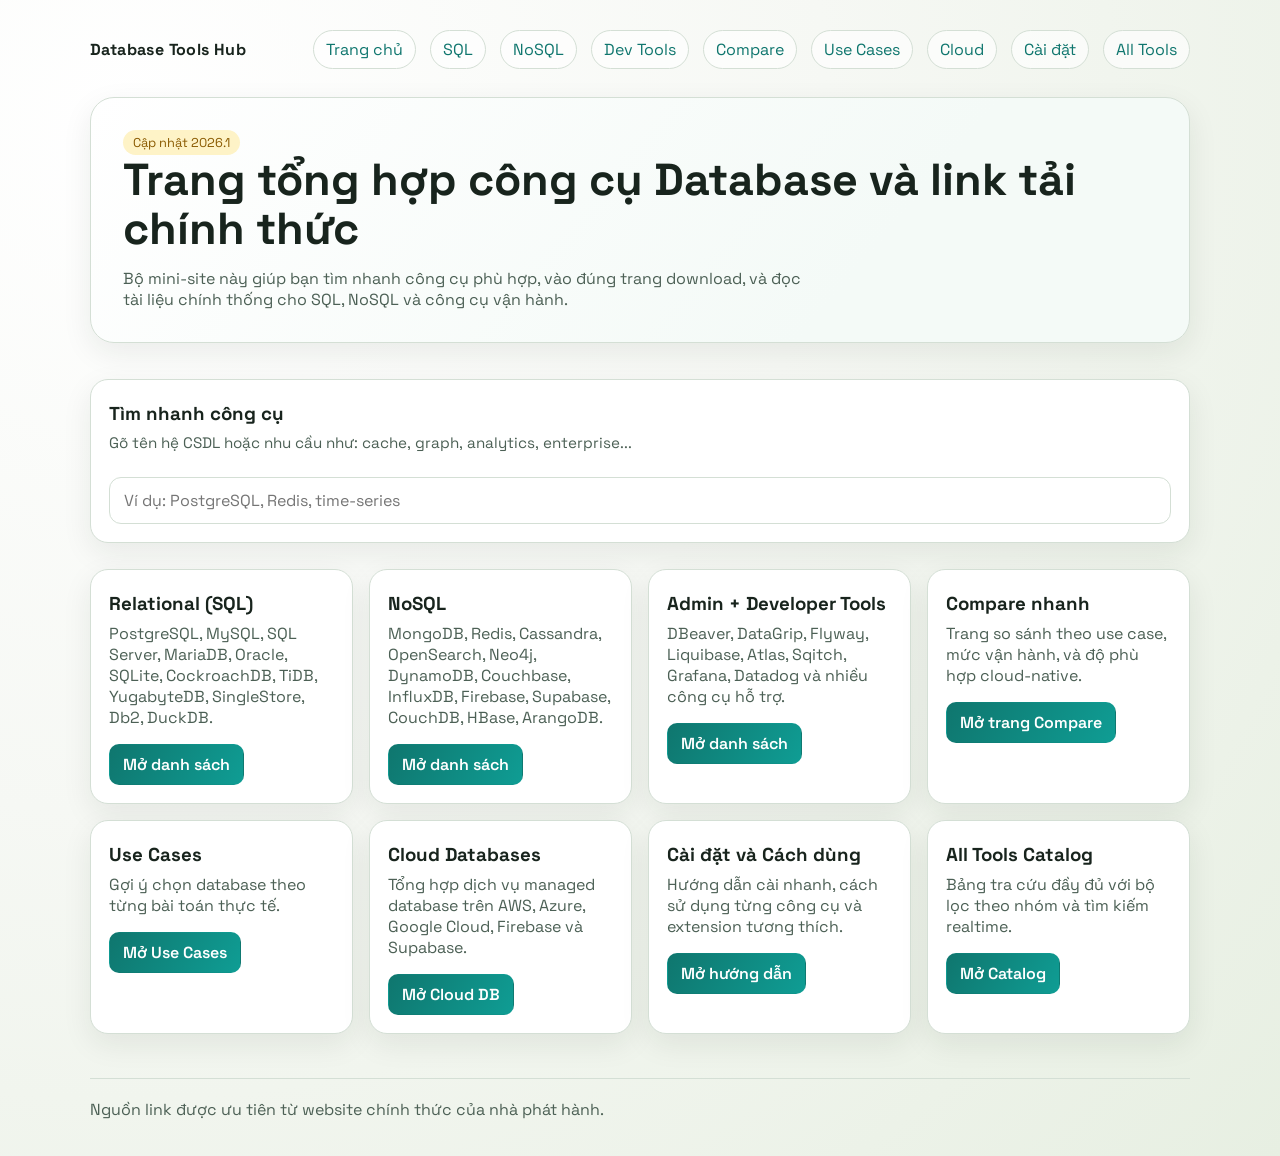
<file: index.html>
<!doctype html>
<html lang="vi">
  <head>
    <meta charset="UTF-8" />
    <meta name="viewport" content="width=device-width, initial-scale=1.0" />
    <title>Trung tâm Công cụ Database</title>
    <link rel="preconnect" href="https://fonts.googleapis.com" />
    <link rel="preconnect" href="https://fonts.gstatic.com" crossorigin />
    <link href="https://fonts.googleapis.com/css2?family=Space+Grotesk:wght@400;500;700&display=swap" rel="stylesheet" />
    <link rel="stylesheet" href="styles.css" />
  </head>
  <body>
    <header class="container">
      <div class="topbar">
        <div class="logo">Database Tools Hub</div>
        <nav>
          <a href="index.html">Trang chủ</a>
          <a href="relational.html">SQL</a>
          <a href="nosql.html">NoSQL</a>
          <a href="devtools.html">Dev Tools</a>
          <a href="compare.html">Compare</a>
          <a href="usecases.html">Use Cases</a>
          <a href="cloud.html">Cloud</a>
          <a href="installation.html">Cài đặt</a>
          <a href="alltools.html">All Tools</a>
        </nav>
      </div>
      <section class="hero">
        <span class="badge">Cập nhật 2026.1</span>
        <h1>Trang tổng hợp công cụ Database và link tải chính thức</h1>
        <p>
          Bộ mini-site này giúp bạn tìm nhanh công cụ phù hợp, vào đúng trang download,
          và đọc tài liệu chính thống cho SQL, NoSQL và công cụ vận hành.
        </p>
      </section>
    </header>

    <main class="container">
      <section class="search-panel card">
        <h3>Tìm nhanh công cụ</h3>
        <p class="meta">Gõ tên hệ CSDL hoặc nhu cầu như: cache, graph, analytics, enterprise...</p>
        <input class="search-input" data-search-input type="text" placeholder="Ví dụ: PostgreSQL, Redis, time-series" />
      </section>

      <section class="grid">
        <article class="card" data-search-card data-search-text="postgresql mysql sql server mariadb oracle sqlite cockroachdb tidb yugabytedb singlestore db2 duckdb relational sql giao dich bao cao acid">
          <h3>Relational (SQL)</h3>
          <p>PostgreSQL, MySQL, SQL Server, MariaDB, Oracle, SQLite, CockroachDB, TiDB, YugabyteDB, SingleStore, Db2, DuckDB.</p>
          <div class="btn-row">
            <a class="btn primary" href="relational.html">Mở danh sách</a>
          </div>
        </article>

        <article class="card" data-search-card data-search-text="mongodb redis cassandra opensearch neo4j dynamodb couchbase scylladb influxdb firebase supabase couchdb hbase arangodb nosql cache search graph realtime auth">
          <h3>NoSQL</h3>
          <p>MongoDB, Redis, Cassandra, OpenSearch, Neo4j, DynamoDB, Couchbase, InfluxDB, Firebase, Supabase, CouchDB, HBase, ArangoDB.</p>
          <div class="btn-row">
            <a class="btn primary" href="nosql.html">Mở danh sách</a>
          </div>
        </article>

        <article class="card" data-search-card data-search-text="dbeaver datagrip tableplus pgadmin ssms beekeeper dbvisualizer flyway liquibase alembic prisma atlas sqitch grafana prometheus pmm elastic datadog new relic migration monitoring admin tool">
          <h3>Admin + Developer Tools</h3>
          <p>DBeaver, DataGrip, Flyway, Liquibase, Atlas, Sqitch, Grafana, Datadog và nhiều công cụ hỗ trợ.</p>
          <div class="btn-row">
            <a class="btn primary" href="devtools.html">Mở danh sách</a>
          </div>
        </article>

        <article class="card" data-search-card data-search-text="compare so sanh lua chon benchmark chi phi van hanh cloud">
          <h3>Compare nhanh</h3>
          <p>Trang so sánh theo use case, mức vận hành, và độ phù hợp cloud-native.</p>
          <div class="btn-row">
            <a class="btn primary" href="compare.html">Mở trang Compare</a>
          </div>
        </article>

        <article class="card" data-search-card data-search-text="use case ecommerce crm erp anti fraud recommendation telemetry logs">
          <h3>Use Cases</h3>
          <p>Gợi ý chọn database theo từng bài toán thực tế.</p>
          <div class="btn-row">
            <a class="btn primary" href="usecases.html">Mở Use Cases</a>
          </div>
        </article>

        <article class="card" data-search-card data-search-text="aws azure gcp managed cloud database rds aurora cloud sql alloydb firebase supabase">
          <h3>Cloud Databases</h3>
          <p>Tổng hợp dịch vụ managed database trên AWS, Azure, Google Cloud, Firebase và Supabase.</p>
          <div class="btn-row">
            <a class="btn primary" href="cloud.html">Mở Cloud DB</a>
          </div>
        </article>

        <article class="card" data-search-card data-search-text="cai dat cach dung extension vscode sqltools mssql mongodb redis neo4j">
          <h3>Cài đặt và Cách dùng</h3>
          <p>Hướng dẫn cài nhanh, cách sử dụng từng công cụ và extension tương thích.</p>
          <div class="btn-row">
            <a class="btn primary" href="installation.html">Mở hướng dẫn</a>
          </div>
        </article>

        <article class="card" data-search-card data-search-text="all tools catalog filter database sql nosql cloud devtools">
          <h3>All Tools Catalog</h3>
          <p>Bảng tra cứu đầy đủ với bộ lọc theo nhóm và tìm kiếm realtime.</p>
          <div class="btn-row">
            <a class="btn primary" href="alltools.html">Mở Catalog</a>
          </div>
        </article>
      </section>
    </main>

    <footer class="container">
      Nguồn link được ưu tiên từ website chính thức của nhà phát hành.
    </footer>
    <script src="script.js"></script>
  </body>
</html>
</file>
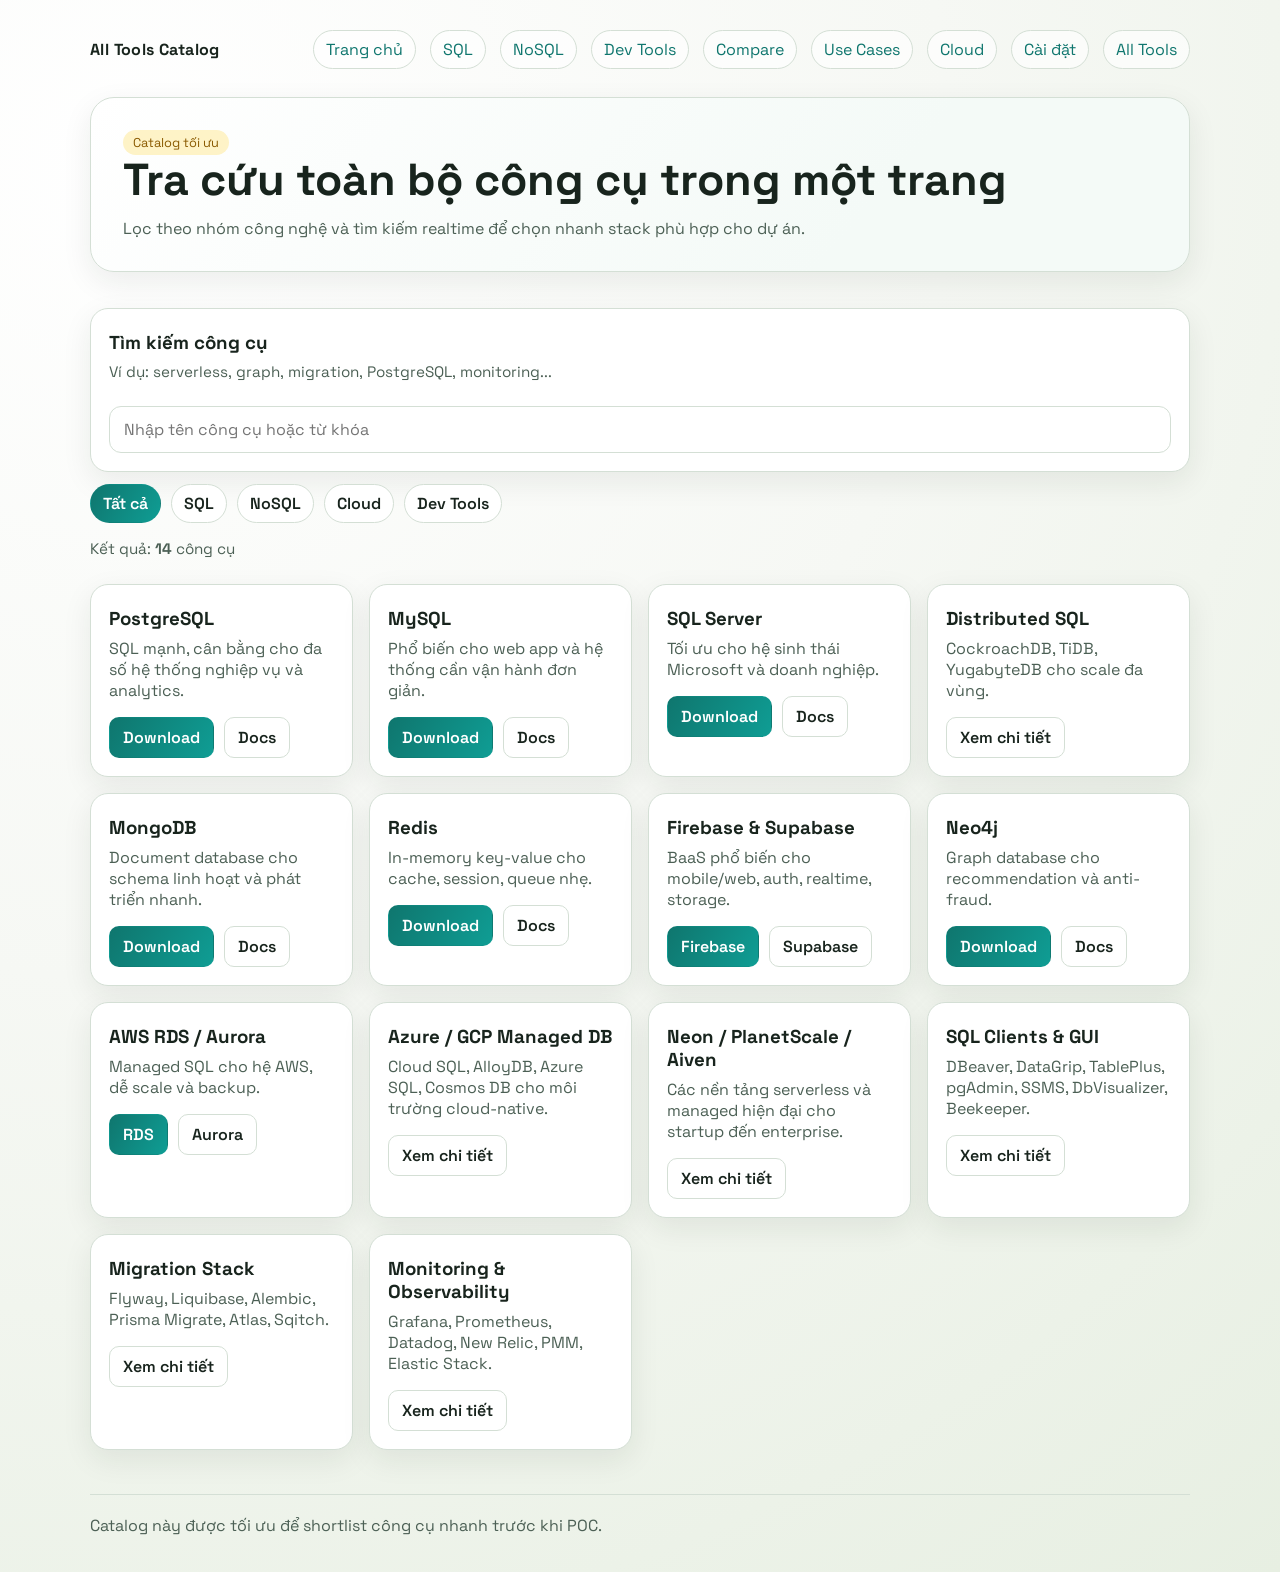
<file: alltools.html>
<!doctype html>
<html lang="vi">
  <head>
    <meta charset="UTF-8" />
    <meta name="viewport" content="width=device-width, initial-scale=1.0" />
    <title>All Database Tools</title>
    <link rel="preconnect" href="https://fonts.googleapis.com" />
    <link rel="preconnect" href="https://fonts.gstatic.com" crossorigin />
    <link href="https://fonts.googleapis.com/css2?family=Space+Grotesk:wght@400;500;700&display=swap" rel="stylesheet" />
    <link rel="stylesheet" href="styles.css" />
  </head>
  <body>
    <header class="container">
      <div class="topbar">
        <div class="logo">All Tools Catalog</div>
        <nav>
          <a href="index.html">Trang chủ</a>
          <a href="relational.html">SQL</a>
          <a href="nosql.html">NoSQL</a>
          <a href="devtools.html">Dev Tools</a>
          <a href="compare.html">Compare</a>
          <a href="usecases.html">Use Cases</a>
          <a href="cloud.html">Cloud</a>
          <a href="installation.html">Cài đặt</a>
          <a href="alltools.html">All Tools</a>
        </nav>
      </div>
      <section class="hero">
        <span class="badge">Catalog tối ưu</span>
        <h1>Tra cứu toàn bộ công cụ trong một trang</h1>
        <p>Lọc theo nhóm công nghệ và tìm kiếm realtime để chọn nhanh stack phù hợp cho dự án.</p>
      </section>
    </header>

    <main class="container">
      <section class="search-panel card">
        <h3>Tìm kiếm công cụ</h3>
        <p class="meta">Ví dụ: serverless, graph, migration, PostgreSQL, monitoring...</p>
        <input class="search-input" data-tool-search type="text" placeholder="Nhập tên công cụ hoặc từ khóa" />
      </section>

      <section class="filter-row">
        <button class="chip active" data-filter-btn data-filter="all" type="button">Tất cả</button>
        <button class="chip" data-filter-btn data-filter="sql" type="button">SQL</button>
        <button class="chip" data-filter-btn data-filter="nosql" type="button">NoSQL</button>
        <button class="chip" data-filter-btn data-filter="cloud" type="button">Cloud</button>
        <button class="chip" data-filter-btn data-filter="devtools" type="button">Dev Tools</button>
      </section>

      <p class="meta">Kết quả: <strong data-tool-count>0</strong> công cụ</p>

      <section class="grid" data-tool-list>
        <article class="card" data-tool-item data-tool-category="sql" data-tool-text="postgresql relational sql acid oltp">
          <h3>PostgreSQL</h3>
          <p>SQL mạnh, cân bằng cho đa số hệ thống nghiệp vụ và analytics.</p>
          <div class="btn-row"><a class="btn primary" href="https://www.postgresql.org/download/" target="_blank" rel="noreferrer">Download</a><a class="btn secondary" href="https://www.postgresql.org/docs/" target="_blank" rel="noreferrer">Docs</a></div>
        </article>
        <article class="card" data-tool-item data-tool-category="sql" data-tool-text="mysql relational web app">
          <h3>MySQL</h3>
          <p>Phổ biến cho web app và hệ thống cần vận hành đơn giản.</p>
          <div class="btn-row"><a class="btn primary" href="https://dev.mysql.com/downloads/mysql/" target="_blank" rel="noreferrer">Download</a><a class="btn secondary" href="https://dev.mysql.com/doc/" target="_blank" rel="noreferrer">Docs</a></div>
        </article>
        <article class="card" data-tool-item data-tool-category="sql" data-tool-text="sql server microsoft enterprise">
          <h3>SQL Server</h3>
          <p>Tối ưu cho hệ sinh thái Microsoft và doanh nghiệp.</p>
          <div class="btn-row"><a class="btn primary" href="https://www.microsoft.com/sql-server/sql-server-downloads" target="_blank" rel="noreferrer">Download</a><a class="btn secondary" href="https://learn.microsoft.com/sql/sql-server/" target="_blank" rel="noreferrer">Docs</a></div>
        </article>
        <article class="card" data-tool-item data-tool-category="sql" data-tool-text="cockroachdb tidb yugabytedb distributed sql">
          <h3>Distributed SQL</h3>
          <p>CockroachDB, TiDB, YugabyteDB cho scale đa vùng.</p>
          <div class="btn-row"><a class="btn secondary" href="relational.html">Xem chi tiết</a></div>
        </article>

        <article class="card" data-tool-item data-tool-category="nosql" data-tool-text="mongodb document nosql schema flexible">
          <h3>MongoDB</h3>
          <p>Document database cho schema linh hoạt và phát triển nhanh.</p>
          <div class="btn-row"><a class="btn primary" href="https://www.mongodb.com/try/download/community" target="_blank" rel="noreferrer">Download</a><a class="btn secondary" href="https://www.mongodb.com/docs/" target="_blank" rel="noreferrer">Docs</a></div>
        </article>
        <article class="card" data-tool-item data-tool-category="nosql" data-tool-text="redis cache key value session">
          <h3>Redis</h3>
          <p>In-memory key-value cho cache, session, queue nhẹ.</p>
          <div class="btn-row"><a class="btn primary" href="https://redis.io/downloads/" target="_blank" rel="noreferrer">Download</a><a class="btn secondary" href="https://redis.io/docs/latest/" target="_blank" rel="noreferrer">Docs</a></div>
        </article>
        <article class="card" data-tool-item data-tool-category="nosql" data-tool-text="firebase supabase baas realtime auth">
          <h3>Firebase & Supabase</h3>
          <p>BaaS phổ biến cho mobile/web, auth, realtime, storage.</p>
          <div class="btn-row"><a class="btn primary" href="https://firebase.google.com/docs" target="_blank" rel="noreferrer">Firebase</a><a class="btn secondary" href="https://supabase.com/docs" target="_blank" rel="noreferrer">Supabase</a></div>
        </article>
        <article class="card" data-tool-item data-tool-category="nosql" data-tool-text="neo4j graph recommendation fraud">
          <h3>Neo4j</h3>
          <p>Graph database cho recommendation và anti-fraud.</p>
          <div class="btn-row"><a class="btn primary" href="https://neo4j.com/download-center/" target="_blank" rel="noreferrer">Download</a><a class="btn secondary" href="https://neo4j.com/docs/" target="_blank" rel="noreferrer">Docs</a></div>
        </article>

        <article class="card" data-tool-item data-tool-category="cloud" data-tool-text="aws rds aurora managed cloud database">
          <h3>AWS RDS / Aurora</h3>
          <p>Managed SQL cho hệ AWS, dễ scale và backup.</p>
          <div class="btn-row"><a class="btn primary" href="https://aws.amazon.com/rds/" target="_blank" rel="noreferrer">RDS</a><a class="btn secondary" href="https://aws.amazon.com/rds/aurora/" target="_blank" rel="noreferrer">Aurora</a></div>
        </article>
        <article class="card" data-tool-item data-tool-category="cloud" data-tool-text="azure sql cloud sql alloydb cosmos db">
          <h3>Azure / GCP Managed DB</h3>
          <p>Cloud SQL, AlloyDB, Azure SQL, Cosmos DB cho môi trường cloud-native.</p>
          <div class="btn-row"><a class="btn secondary" href="cloud.html">Xem chi tiết</a></div>
        </article>
        <article class="card" data-tool-item data-tool-category="cloud" data-tool-text="neon planetscale aiven serverless database">
          <h3>Neon / PlanetScale / Aiven</h3>
          <p>Các nền tảng serverless và managed hiện đại cho startup đến enterprise.</p>
          <div class="btn-row"><a class="btn secondary" href="cloud.html">Xem chi tiết</a></div>
        </article>

        <article class="card" data-tool-item data-tool-category="devtools" data-tool-text="dbeaver datagrip tableplus pgadmin ssms dbvisualizer beekeeper">
          <h3>SQL Clients & GUI</h3>
          <p>DBeaver, DataGrip, TablePlus, pgAdmin, SSMS, DbVisualizer, Beekeeper.</p>
          <div class="btn-row"><a class="btn secondary" href="devtools.html">Xem chi tiết</a></div>
        </article>
        <article class="card" data-tool-item data-tool-category="devtools" data-tool-text="flyway liquibase alembic prisma atlas sqitch migration">
          <h3>Migration Stack</h3>
          <p>Flyway, Liquibase, Alembic, Prisma Migrate, Atlas, Sqitch.</p>
          <div class="btn-row"><a class="btn secondary" href="devtools.html">Xem chi tiết</a></div>
        </article>
        <article class="card" data-tool-item data-tool-category="devtools" data-tool-text="grafana prometheus datadog new relic pmm elastic monitoring observability">
          <h3>Monitoring & Observability</h3>
          <p>Grafana, Prometheus, Datadog, New Relic, PMM, Elastic Stack.</p>
          <div class="btn-row"><a class="btn secondary" href="devtools.html">Xem chi tiết</a></div>
        </article>
      </section>
    </main>

    <footer class="container">Catalog này được tối ưu để shortlist công cụ nhanh trước khi POC.</footer>
    <script src="script.js"></script>
  </body>
</html>
</file>
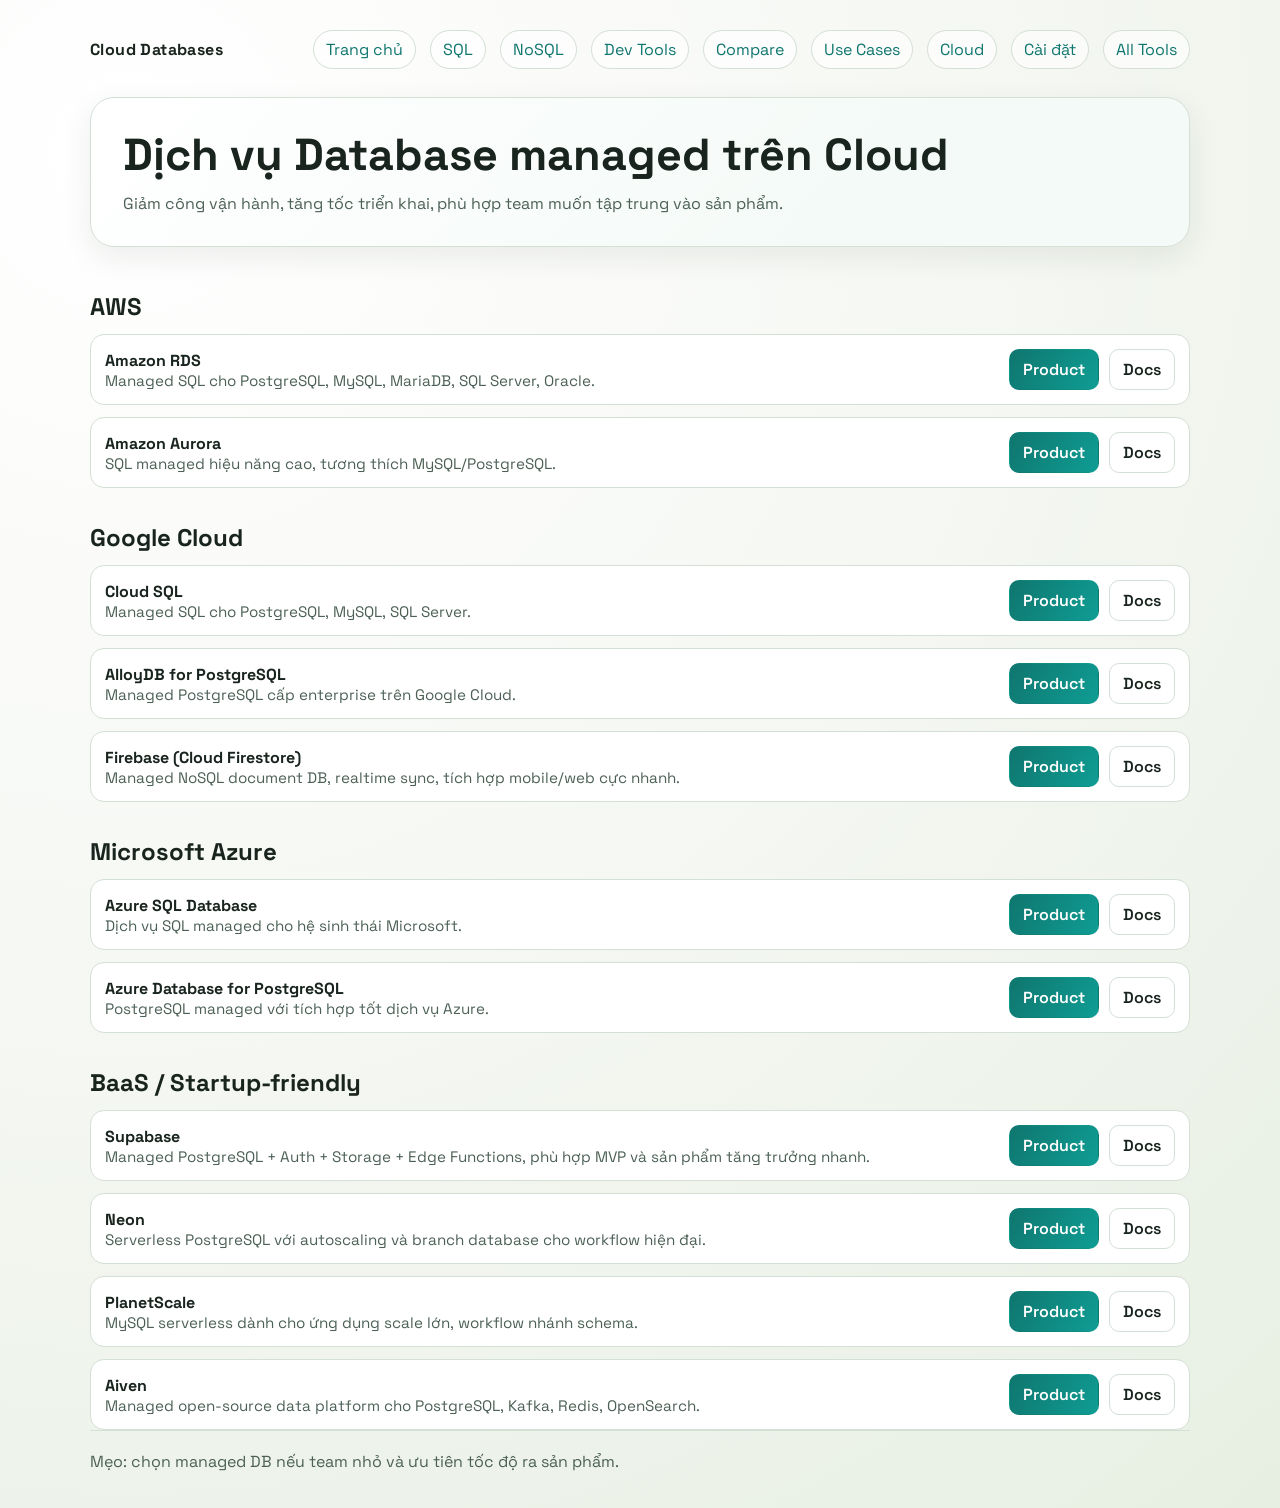
<file: cloud.html>
<!doctype html>
<html lang="vi">
  <head>
    <meta charset="UTF-8" />
    <meta name="viewport" content="width=device-width, initial-scale=1.0" />
    <title>Cloud Databases</title>
    <link rel="preconnect" href="https://fonts.googleapis.com" />
    <link rel="preconnect" href="https://fonts.gstatic.com" crossorigin />
    <link href="https://fonts.googleapis.com/css2?family=Space+Grotesk:wght@400;500;700&display=swap" rel="stylesheet" />
    <link rel="stylesheet" href="styles.css" />
  </head>
  <body>
    <header class="container">
      <div class="topbar">
        <div class="logo">Cloud Databases</div>
        <nav>
          <a href="index.html">Trang chủ</a>
          <a href="relational.html">SQL</a>
          <a href="nosql.html">NoSQL</a>
          <a href="devtools.html">Dev Tools</a>
          <a href="compare.html">Compare</a>
          <a href="usecases.html">Use Cases</a>
          <a href="cloud.html">Cloud</a>
          <a href="installation.html">Cài đặt</a>
          <a href="alltools.html">All Tools</a>
        </nav>
      </div>
      <section class="hero">
        <h1>Dịch vụ Database managed trên Cloud</h1>
        <p>Giảm công vận hành, tăng tốc triển khai, phù hợp team muốn tập trung vào sản phẩm.</p>
      </section>
    </header>

    <main class="container">
      <h2 class="section-title">AWS</h2>
      <section class="list">
        <article class="item">
          <div><strong>Amazon RDS</strong><div class="meta">Managed SQL cho PostgreSQL, MySQL, MariaDB, SQL Server, Oracle.</div></div>
          <div class="btn-row"><a class="btn primary" href="https://aws.amazon.com/rds/" target="_blank" rel="noreferrer">Product</a><a class="btn secondary" href="https://docs.aws.amazon.com/rds/" target="_blank" rel="noreferrer">Docs</a></div>
        </article>
        <article class="item">
          <div><strong>Amazon Aurora</strong><div class="meta">SQL managed hiệu năng cao, tương thích MySQL/PostgreSQL.</div></div>
          <div class="btn-row"><a class="btn primary" href="https://aws.amazon.com/rds/aurora/" target="_blank" rel="noreferrer">Product</a><a class="btn secondary" href="https://docs.aws.amazon.com/AmazonRDS/latest/AuroraUserGuide/" target="_blank" rel="noreferrer">Docs</a></div>
        </article>
      </section>

      <h2 class="section-title">Google Cloud</h2>
      <section class="list">
        <article class="item">
          <div><strong>Cloud SQL</strong><div class="meta">Managed SQL cho PostgreSQL, MySQL, SQL Server.</div></div>
          <div class="btn-row"><a class="btn primary" href="https://cloud.google.com/sql" target="_blank" rel="noreferrer">Product</a><a class="btn secondary" href="https://cloud.google.com/sql/docs" target="_blank" rel="noreferrer">Docs</a></div>
        </article>
        <article class="item">
          <div><strong>AlloyDB for PostgreSQL</strong><div class="meta">Managed PostgreSQL cấp enterprise trên Google Cloud.</div></div>
          <div class="btn-row"><a class="btn primary" href="https://cloud.google.com/alloydb" target="_blank" rel="noreferrer">Product</a><a class="btn secondary" href="https://cloud.google.com/alloydb/docs" target="_blank" rel="noreferrer">Docs</a></div>
        </article>

        <article class="item">
          <div><strong>Firebase (Cloud Firestore)</strong><div class="meta">Managed NoSQL document DB, realtime sync, tích hợp mobile/web cực nhanh.</div></div>
          <div class="btn-row"><a class="btn primary" href="https://firebase.google.com/" target="_blank" rel="noreferrer">Product</a><a class="btn secondary" href="https://firebase.google.com/docs/firestore" target="_blank" rel="noreferrer">Docs</a></div>
        </article>
      </section>

      <h2 class="section-title">Microsoft Azure</h2>
      <section class="list">
        <article class="item">
          <div><strong>Azure SQL Database</strong><div class="meta">Dịch vụ SQL managed cho hệ sinh thái Microsoft.</div></div>
          <div class="btn-row"><a class="btn primary" href="https://azure.microsoft.com/products/azure-sql/database" target="_blank" rel="noreferrer">Product</a><a class="btn secondary" href="https://learn.microsoft.com/azure/azure-sql/database/" target="_blank" rel="noreferrer">Docs</a></div>
        </article>
        <article class="item">
          <div><strong>Azure Database for PostgreSQL</strong><div class="meta">PostgreSQL managed với tích hợp tốt dịch vụ Azure.</div></div>
          <div class="btn-row"><a class="btn primary" href="https://azure.microsoft.com/products/postgresql" target="_blank" rel="noreferrer">Product</a><a class="btn secondary" href="https://learn.microsoft.com/azure/postgresql/" target="_blank" rel="noreferrer">Docs</a></div>
        </article>
      </section>

      <h2 class="section-title">BaaS / Startup-friendly</h2>
      <section class="list">
        <article class="item">
          <div><strong>Supabase</strong><div class="meta">Managed PostgreSQL + Auth + Storage + Edge Functions, phù hợp MVP và sản phẩm tăng trưởng nhanh.</div></div>
          <div class="btn-row"><a class="btn primary" href="https://supabase.com/" target="_blank" rel="noreferrer">Product</a><a class="btn secondary" href="https://supabase.com/docs" target="_blank" rel="noreferrer">Docs</a></div>
        </article>

        <article class="item">
          <div><strong>Neon</strong><div class="meta">Serverless PostgreSQL với autoscaling và branch database cho workflow hiện đại.</div></div>
          <div class="btn-row"><a class="btn primary" href="https://neon.tech/" target="_blank" rel="noreferrer">Product</a><a class="btn secondary" href="https://neon.tech/docs" target="_blank" rel="noreferrer">Docs</a></div>
        </article>

        <article class="item">
          <div><strong>PlanetScale</strong><div class="meta">MySQL serverless dành cho ứng dụng scale lớn, workflow nhánh schema.</div></div>
          <div class="btn-row"><a class="btn primary" href="https://planetscale.com/" target="_blank" rel="noreferrer">Product</a><a class="btn secondary" href="https://planetscale.com/docs" target="_blank" rel="noreferrer">Docs</a></div>
        </article>

        <article class="item">
          <div><strong>Aiven</strong><div class="meta">Managed open-source data platform cho PostgreSQL, Kafka, Redis, OpenSearch.</div></div>
          <div class="btn-row"><a class="btn primary" href="https://aiven.io/" target="_blank" rel="noreferrer">Product</a><a class="btn secondary" href="https://aiven.io/docs" target="_blank" rel="noreferrer">Docs</a></div>
        </article>
      </section>
    </main>

    <footer class="container">Mẹo: chọn managed DB nếu team nhỏ và ưu tiên tốc độ ra sản phẩm.</footer>
  </body>
</html>
</file>
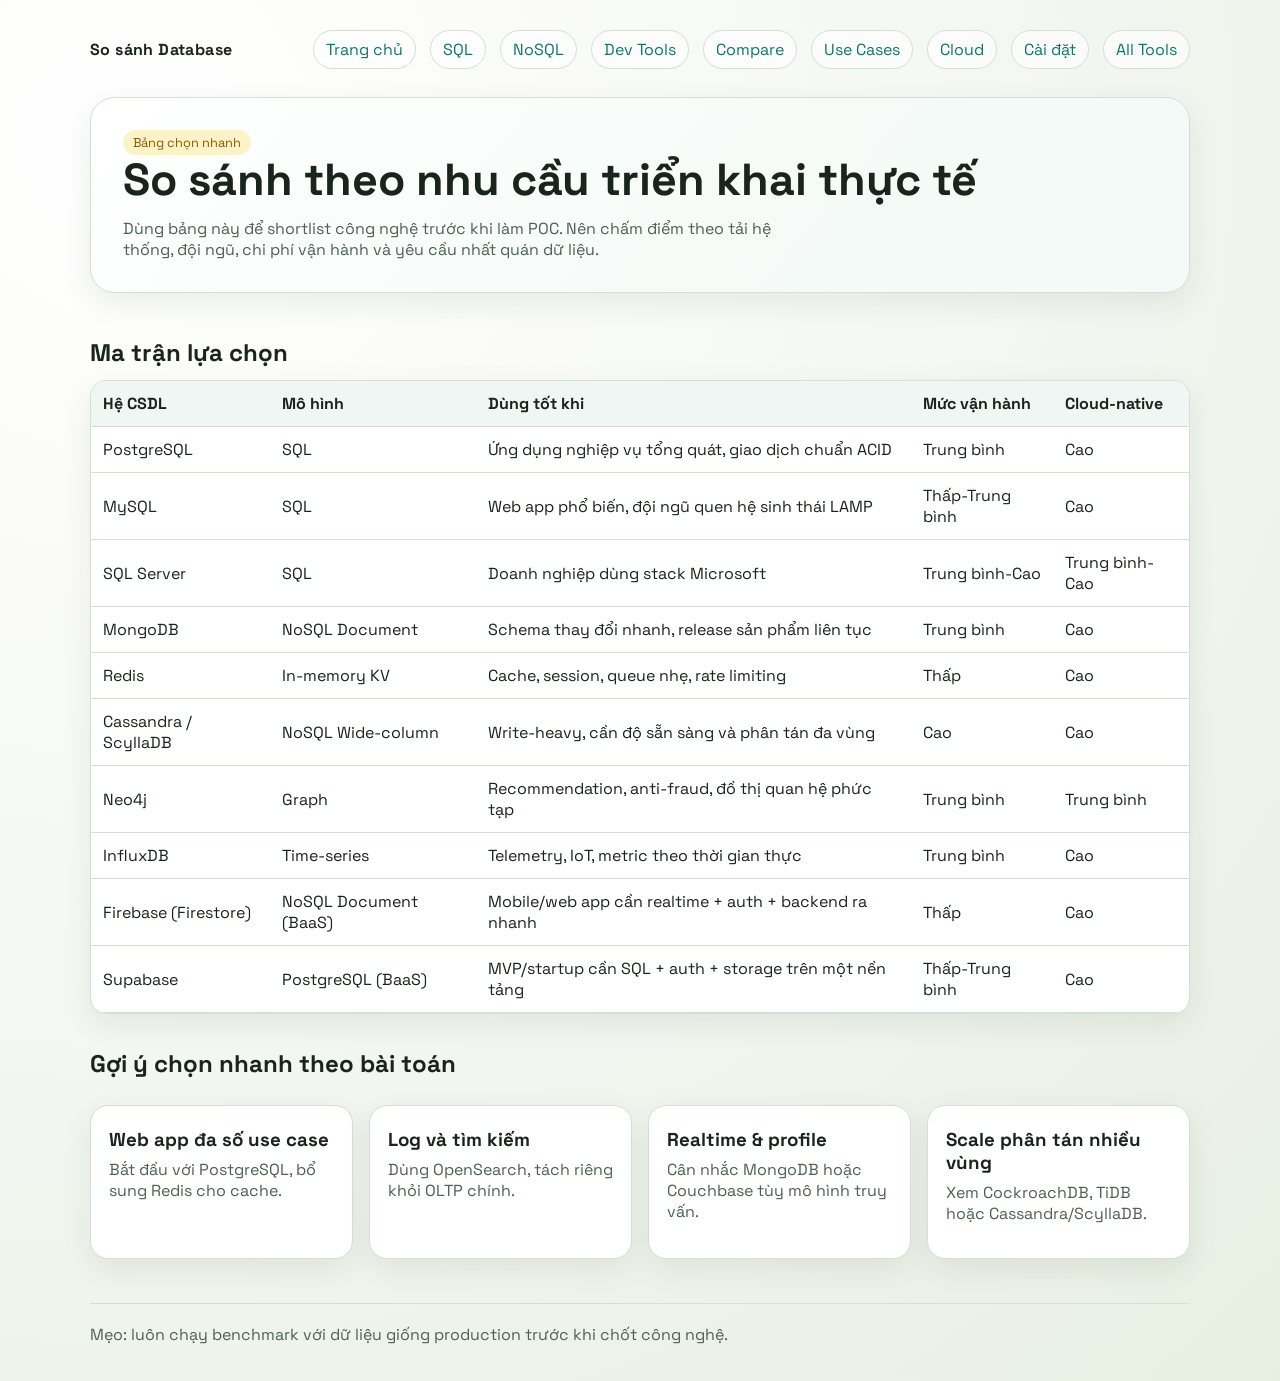
<file: compare.html>
<!doctype html>
<html lang="vi">
  <head>
    <meta charset="UTF-8" />
    <meta name="viewport" content="width=device-width, initial-scale=1.0" />
    <title>So sánh Cơ sở dữ liệu</title>
    <link rel="preconnect" href="https://fonts.googleapis.com" />
    <link rel="preconnect" href="https://fonts.gstatic.com" crossorigin />
    <link href="https://fonts.googleapis.com/css2?family=Space+Grotesk:wght@400;500;700&display=swap" rel="stylesheet" />
    <link rel="stylesheet" href="styles.css" />
  </head>
  <body>
    <header class="container">
      <div class="topbar">
        <div class="logo">So sánh Database</div>
        <nav>
          <a href="index.html">Trang chủ</a>
          <a href="relational.html">SQL</a>
          <a href="nosql.html">NoSQL</a>
          <a href="devtools.html">Dev Tools</a>
          <a href="compare.html">Compare</a>
          <a href="usecases.html">Use Cases</a>
          <a href="cloud.html">Cloud</a>
          <a href="installation.html">Cài đặt</a>
          <a href="alltools.html">All Tools</a>
        </nav>
      </div>
      <section class="hero">
        <span class="badge">Bảng chọn nhanh</span>
        <h1>So sánh theo nhu cầu triển khai thực tế</h1>
        <p>
          Dùng bảng này để shortlist công nghệ trước khi làm POC. Nên chấm điểm theo
          tải hệ thống, đội ngũ, chi phí vận hành và yêu cầu nhất quán dữ liệu.
        </p>
      </section>
    </header>

    <main class="container">
      <h2 class="section-title">Ma trận lựa chọn</h2>
      <section class="compare-wrap">
        <table class="compare-table">
          <thead>
            <tr>
              <th>Hệ CSDL</th>
              <th>Mô hình</th>
              <th>Dùng tốt khi</th>
              <th>Mức vận hành</th>
              <th>Cloud-native</th>
            </tr>
          </thead>
          <tbody>
            <tr>
              <td>PostgreSQL</td>
              <td>SQL</td>
              <td>Ứng dụng nghiệp vụ tổng quát, giao dịch chuẩn ACID</td>
              <td>Trung bình</td>
              <td>Cao</td>
            </tr>
            <tr>
              <td>MySQL</td>
              <td>SQL</td>
              <td>Web app phổ biến, đội ngũ quen hệ sinh thái LAMP</td>
              <td>Thấp-Trung bình</td>
              <td>Cao</td>
            </tr>
            <tr>
              <td>SQL Server</td>
              <td>SQL</td>
              <td>Doanh nghiệp dùng stack Microsoft</td>
              <td>Trung bình-Cao</td>
              <td>Trung bình-Cao</td>
            </tr>
            <tr>
              <td>MongoDB</td>
              <td>NoSQL Document</td>
              <td>Schema thay đổi nhanh, release sản phẩm liên tục</td>
              <td>Trung bình</td>
              <td>Cao</td>
            </tr>
            <tr>
              <td>Redis</td>
              <td>In-memory KV</td>
              <td>Cache, session, queue nhẹ, rate limiting</td>
              <td>Thấp</td>
              <td>Cao</td>
            </tr>
            <tr>
              <td>Cassandra / ScyllaDB</td>
              <td>NoSQL Wide-column</td>
              <td>Write-heavy, cần độ sẵn sàng và phân tán đa vùng</td>
              <td>Cao</td>
              <td>Cao</td>
            </tr>
            <tr>
              <td>Neo4j</td>
              <td>Graph</td>
              <td>Recommendation, anti-fraud, đồ thị quan hệ phức tạp</td>
              <td>Trung bình</td>
              <td>Trung bình</td>
            </tr>
            <tr>
              <td>InfluxDB</td>
              <td>Time-series</td>
              <td>Telemetry, IoT, metric theo thời gian thực</td>
              <td>Trung bình</td>
              <td>Cao</td>
            </tr>
            <tr>
              <td>Firebase (Firestore)</td>
              <td>NoSQL Document (BaaS)</td>
              <td>Mobile/web app cần realtime + auth + backend ra nhanh</td>
              <td>Thấp</td>
              <td>Cao</td>
            </tr>
            <tr>
              <td>Supabase</td>
              <td>PostgreSQL (BaaS)</td>
              <td>MVP/startup cần SQL + auth + storage trên một nền tảng</td>
              <td>Thấp-Trung bình</td>
              <td>Cao</td>
            </tr>
          </tbody>
        </table>
      </section>

      <h2 class="section-title">Gợi ý chọn nhanh theo bài toán</h2>
      <section class="grid">
        <article class="card">
          <h3>Web app đa số use case</h3>
          <p>Bắt đầu với PostgreSQL, bổ sung Redis cho cache.</p>
        </article>
        <article class="card">
          <h3>Log và tìm kiếm</h3>
          <p>Dùng OpenSearch, tách riêng khỏi OLTP chính.</p>
        </article>
        <article class="card">
          <h3>Realtime & profile</h3>
          <p>Cân nhắc MongoDB hoặc Couchbase tùy mô hình truy vấn.</p>
        </article>
        <article class="card">
          <h3>Scale phân tán nhiều vùng</h3>
          <p>Xem CockroachDB, TiDB hoặc Cassandra/ScyllaDB.</p>
        </article>
      </section>
    </main>

    <footer class="container">Mẹo: luôn chạy benchmark với dữ liệu giống production trước khi chốt công nghệ.</footer>
  </body>
</html>
</file>
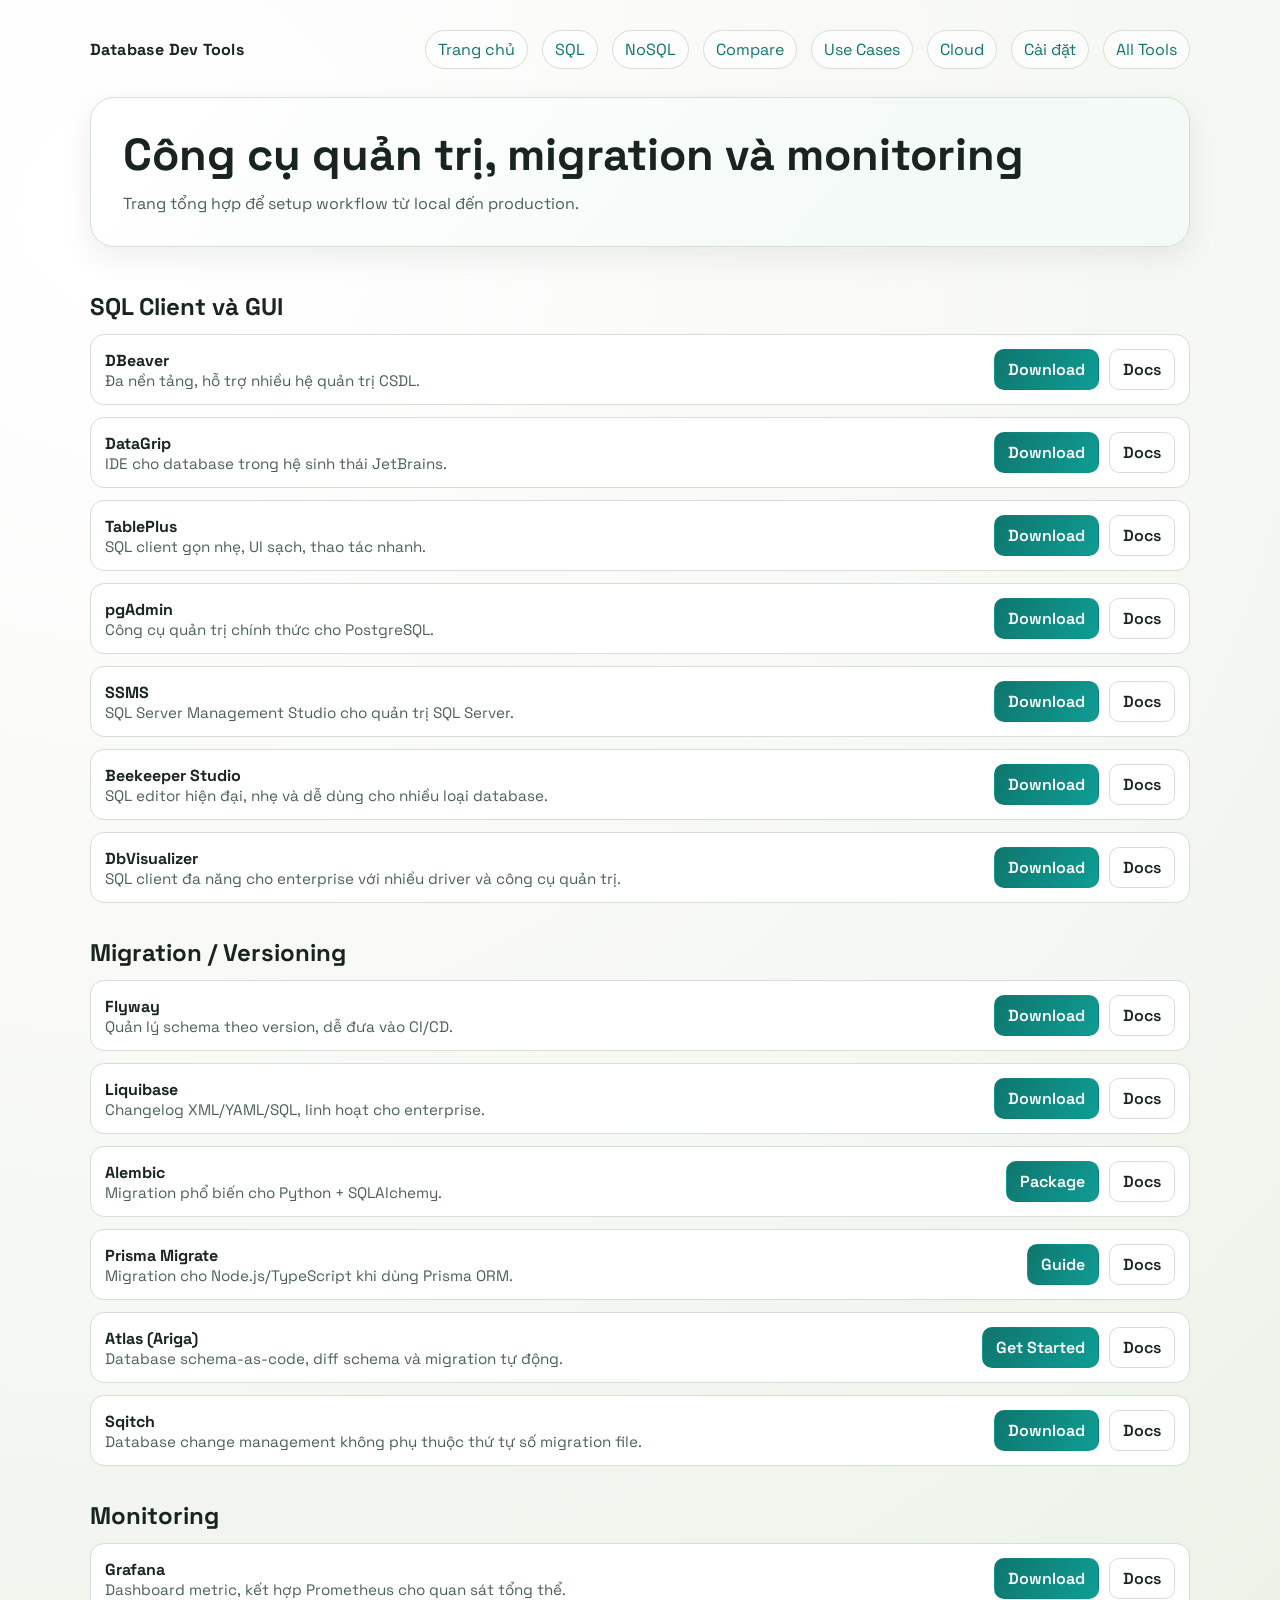
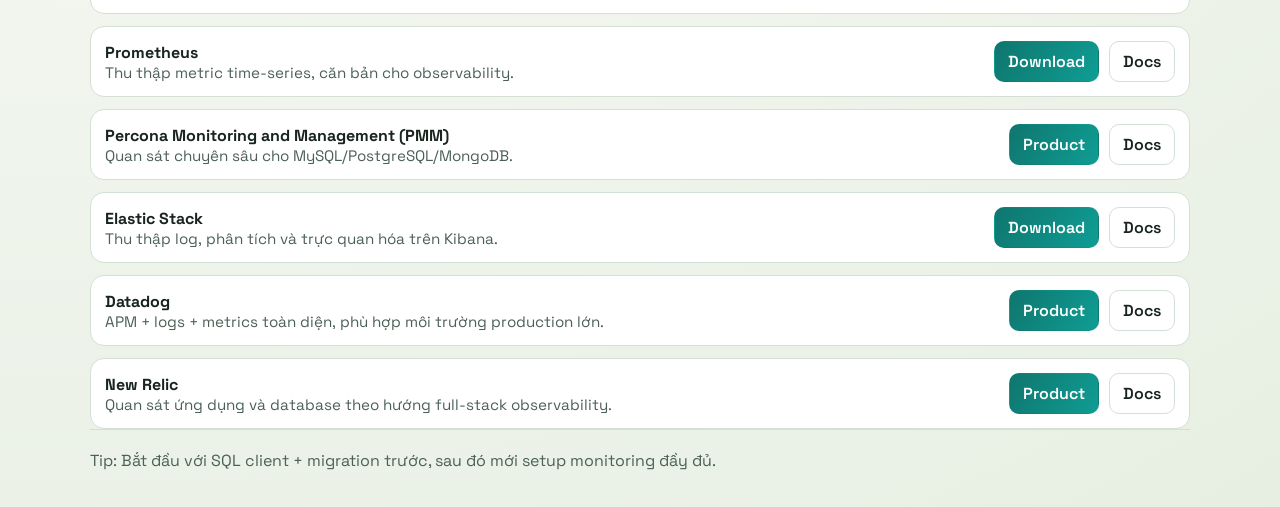
<file: devtools.html>
<!doctype html>
<html lang="vi">
  <head>
    <meta charset="UTF-8" />
    <meta name="viewport" content="width=device-width, initial-scale=1.0" />
    <title>Công cụ Database cho Dev</title>
    <link rel="preconnect" href="https://fonts.googleapis.com" />
    <link rel="preconnect" href="https://fonts.gstatic.com" crossorigin />
    <link href="https://fonts.googleapis.com/css2?family=Space+Grotesk:wght@400;500;700&display=swap" rel="stylesheet" />
    <link rel="stylesheet" href="styles.css" />
  </head>
  <body>
    <header class="container">
      <div class="topbar">
        <div class="logo">Database Dev Tools</div>
        <nav>
          <a href="index.html">Trang chủ</a>
          <a href="relational.html">SQL</a>
          <a href="nosql.html">NoSQL</a>
          <a href="compare.html">Compare</a>
          <a href="usecases.html">Use Cases</a>
          <a href="cloud.html">Cloud</a>
          <a href="installation.html">Cài đặt</a>
          <a href="alltools.html">All Tools</a>
        </nav>
      </div>
      <section class="hero">
        <h1>Công cụ quản trị, migration và monitoring</h1>
        <p>Trang tổng hợp để setup workflow từ local đến production.</p>
      </section>
    </header>

    <main class="container">
      <h2 class="section-title">SQL Client và GUI</h2>
      <section class="list">
        <article class="item">
          <div>
            <strong>DBeaver</strong>
            <div class="meta">Đa nền tảng, hỗ trợ nhiều hệ quản trị CSDL.</div>
          </div>
          <div class="btn-row">
            <a class="btn primary" href="https://dbeaver.io/download/" target="_blank" rel="noreferrer">Download</a>
            <a class="btn secondary" href="https://dbeaver.com/docs/" target="_blank" rel="noreferrer">Docs</a>
          </div>
        </article>

        <article class="item">
          <div>
            <strong>DataGrip</strong>
            <div class="meta">IDE cho database trong hệ sinh thái JetBrains.</div>
          </div>
          <div class="btn-row">
            <a class="btn primary" href="https://www.jetbrains.com/datagrip/download/" target="_blank" rel="noreferrer">Download</a>
            <a class="btn secondary" href="https://www.jetbrains.com/help/datagrip/" target="_blank" rel="noreferrer">Docs</a>
          </div>
        </article>

        <article class="item">
          <div>
            <strong>TablePlus</strong>
            <div class="meta">SQL client gọn nhẹ, UI sạch, thao tác nhanh.</div>
          </div>
          <div class="btn-row">
            <a class="btn primary" href="https://tableplus.com/download" target="_blank" rel="noreferrer">Download</a>
            <a class="btn secondary" href="https://docs.tableplus.com/" target="_blank" rel="noreferrer">Docs</a>
          </div>
        </article>

        <article class="item">
          <div>
            <strong>pgAdmin</strong>
            <div class="meta">Công cụ quản trị chính thức cho PostgreSQL.</div>
          </div>
          <div class="btn-row">
            <a class="btn primary" href="https://www.pgadmin.org/download/" target="_blank" rel="noreferrer">Download</a>
            <a class="btn secondary" href="https://www.pgadmin.org/docs/" target="_blank" rel="noreferrer">Docs</a>
          </div>
        </article>

        <article class="item">
          <div>
            <strong>SSMS</strong>
            <div class="meta">SQL Server Management Studio cho quản trị SQL Server.</div>
          </div>
          <div class="btn-row">
            <a class="btn primary" href="https://learn.microsoft.com/sql/ssms/download-sql-server-management-studio-ssms" target="_blank" rel="noreferrer">Download</a>
            <a class="btn secondary" href="https://learn.microsoft.com/sql/ssms/" target="_blank" rel="noreferrer">Docs</a>
          </div>
        </article>

        <article class="item">
          <div>
            <strong>Beekeeper Studio</strong>
            <div class="meta">SQL editor hiện đại, nhẹ và dễ dùng cho nhiều loại database.</div>
          </div>
          <div class="btn-row">
            <a class="btn primary" href="https://www.beekeeperstudio.io/get" target="_blank" rel="noreferrer">Download</a>
            <a class="btn secondary" href="https://docs.beekeeperstudio.io/" target="_blank" rel="noreferrer">Docs</a>
          </div>
        </article>

        <article class="item">
          <div>
            <strong>DbVisualizer</strong>
            <div class="meta">SQL client đa năng cho enterprise với nhiều driver và công cụ quản trị.</div>
          </div>
          <div class="btn-row">
            <a class="btn primary" href="https://www.dbvis.com/download/" target="_blank" rel="noreferrer">Download</a>
            <a class="btn secondary" href="https://www.dbvis.com/docs/" target="_blank" rel="noreferrer">Docs</a>
          </div>
        </article>
      </section>

      <h2 class="section-title">Migration / Versioning</h2>
      <section class="list">
        <article class="item">
          <div>
            <strong>Flyway</strong>
            <div class="meta">Quản lý schema theo version, dễ đưa vào CI/CD.</div>
          </div>
          <div class="btn-row">
            <a class="btn primary" href="https://documentation.red-gate.com/fd/download-flyway-184127476.html" target="_blank" rel="noreferrer">Download</a>
            <a class="btn secondary" href="https://documentation.red-gate.com/fd" target="_blank" rel="noreferrer">Docs</a>
          </div>
        </article>

        <article class="item">
          <div>
            <strong>Liquibase</strong>
            <div class="meta">Changelog XML/YAML/SQL, linh hoạt cho enterprise.</div>
          </div>
          <div class="btn-row">
            <a class="btn primary" href="https://www.liquibase.com/download" target="_blank" rel="noreferrer">Download</a>
            <a class="btn secondary" href="https://docs.liquibase.com/" target="_blank" rel="noreferrer">Docs</a>
          </div>
        </article>

        <article class="item">
          <div>
            <strong>Alembic</strong>
            <div class="meta">Migration phổ biến cho Python + SQLAlchemy.</div>
          </div>
          <div class="btn-row">
            <a class="btn primary" href="https://pypi.org/project/alembic/" target="_blank" rel="noreferrer">Package</a>
            <a class="btn secondary" href="https://alembic.sqlalchemy.org/" target="_blank" rel="noreferrer">Docs</a>
          </div>
        </article>

        <article class="item">
          <div>
            <strong>Prisma Migrate</strong>
            <div class="meta">Migration cho Node.js/TypeScript khi dùng Prisma ORM.</div>
          </div>
          <div class="btn-row">
            <a class="btn primary" href="https://www.prisma.io/docs/orm/prisma-migrate" target="_blank" rel="noreferrer">Guide</a>
            <a class="btn secondary" href="https://www.prisma.io/docs/" target="_blank" rel="noreferrer">Docs</a>
          </div>
        </article>

        <article class="item">
          <div>
            <strong>Atlas (Ariga)</strong>
            <div class="meta">Database schema-as-code, diff schema và migration tự động.</div>
          </div>
          <div class="btn-row">
            <a class="btn primary" href="https://atlasgo.io/getting-started" target="_blank" rel="noreferrer">Get Started</a>
            <a class="btn secondary" href="https://atlasgo.io/concepts" target="_blank" rel="noreferrer">Docs</a>
          </div>
        </article>

        <article class="item">
          <div>
            <strong>Sqitch</strong>
            <div class="meta">Database change management không phụ thuộc thứ tự số migration file.</div>
          </div>
          <div class="btn-row">
            <a class="btn primary" href="https://sqitch.org/download/" target="_blank" rel="noreferrer">Download</a>
            <a class="btn secondary" href="https://sqitch.org/docs/" target="_blank" rel="noreferrer">Docs</a>
          </div>
        </article>
      </section>

      <h2 class="section-title">Monitoring</h2>
      <section class="list">
        <article class="item">
          <div>
            <strong>Grafana</strong>
            <div class="meta">Dashboard metric, kết hợp Prometheus cho quan sát tổng thể.</div>
          </div>
          <div class="btn-row">
            <a class="btn primary" href="https://grafana.com/grafana/download" target="_blank" rel="noreferrer">Download</a>
            <a class="btn secondary" href="https://grafana.com/docs/grafana/latest/" target="_blank" rel="noreferrer">Docs</a>
          </div>
        </article>

        <article class="item">
          <div>
            <strong>Prometheus</strong>
            <div class="meta">Thu thập metric time-series, căn bản cho observability.</div>
          </div>
          <div class="btn-row">
            <a class="btn primary" href="https://prometheus.io/download/" target="_blank" rel="noreferrer">Download</a>
            <a class="btn secondary" href="https://prometheus.io/docs/introduction/overview/" target="_blank" rel="noreferrer">Docs</a>
          </div>
        </article>

        <article class="item">
          <div>
            <strong>Percona Monitoring and Management (PMM)</strong>
            <div class="meta">Quan sát chuyên sâu cho MySQL/PostgreSQL/MongoDB.</div>
          </div>
          <div class="btn-row">
            <a class="btn primary" href="https://www.percona.com/software/pmm" target="_blank" rel="noreferrer">Product</a>
            <a class="btn secondary" href="https://docs.percona.com/percona-monitoring-and-management/" target="_blank" rel="noreferrer">Docs</a>
          </div>
        </article>

        <article class="item">
          <div>
            <strong>Elastic Stack</strong>
            <div class="meta">Thu thập log, phân tích và trực quan hóa trên Kibana.</div>
          </div>
          <div class="btn-row">
            <a class="btn primary" href="https://www.elastic.co/downloads/" target="_blank" rel="noreferrer">Download</a>
            <a class="btn secondary" href="https://www.elastic.co/guide/index.html" target="_blank" rel="noreferrer">Docs</a>
          </div>
        </article>

        <article class="item">
          <div>
            <strong>Datadog</strong>
            <div class="meta">APM + logs + metrics toàn diện, phù hợp môi trường production lớn.</div>
          </div>
          <div class="btn-row">
            <a class="btn primary" href="https://www.datadoghq.com/" target="_blank" rel="noreferrer">Product</a>
            <a class="btn secondary" href="https://docs.datadoghq.com/" target="_blank" rel="noreferrer">Docs</a>
          </div>
        </article>

        <article class="item">
          <div>
            <strong>New Relic</strong>
            <div class="meta">Quan sát ứng dụng và database theo hướng full-stack observability.</div>
          </div>
          <div class="btn-row">
            <a class="btn primary" href="https://newrelic.com/" target="_blank" rel="noreferrer">Product</a>
            <a class="btn secondary" href="https://docs.newrelic.com/" target="_blank" rel="noreferrer">Docs</a>
          </div>
        </article>
      </section>
    </main>

    <footer class="container">Tip: Bắt đầu với SQL client + migration trước, sau đó mới setup monitoring đầy đủ.</footer>
  </body>
</html>
</file>
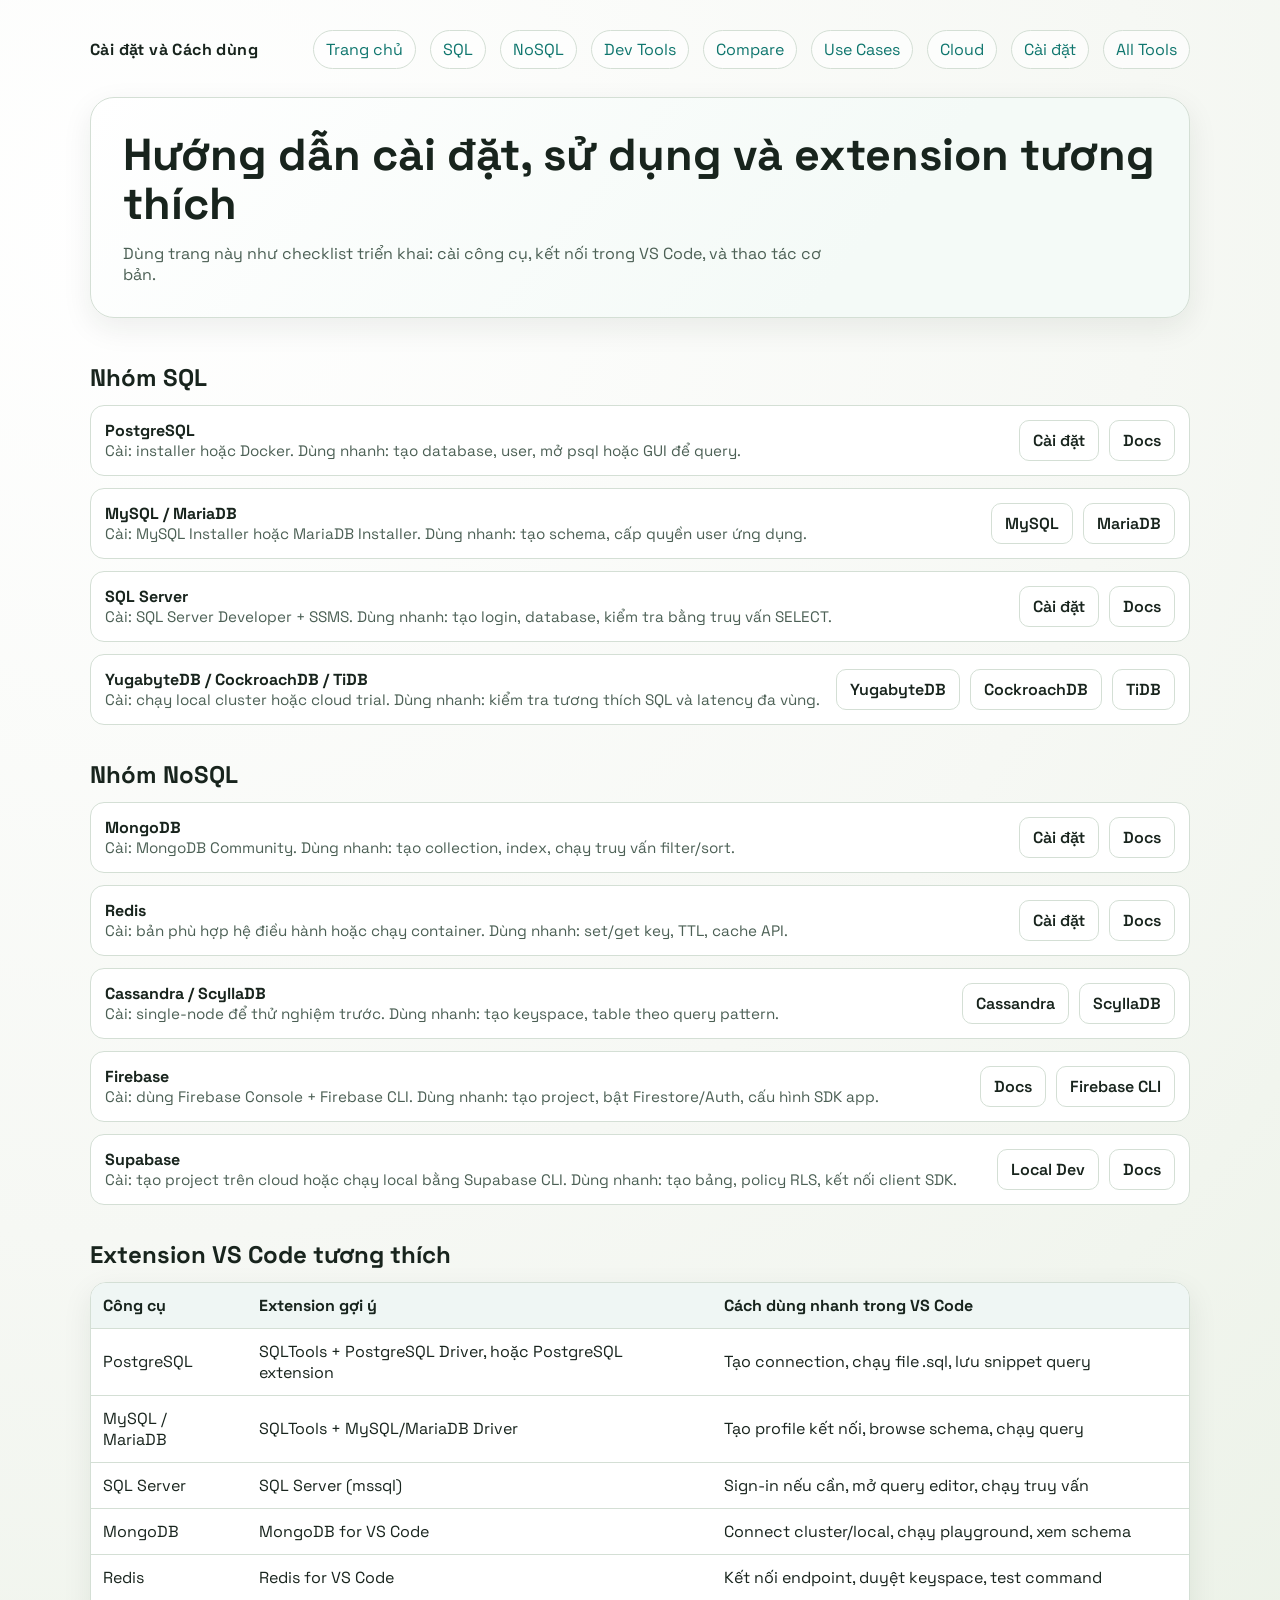
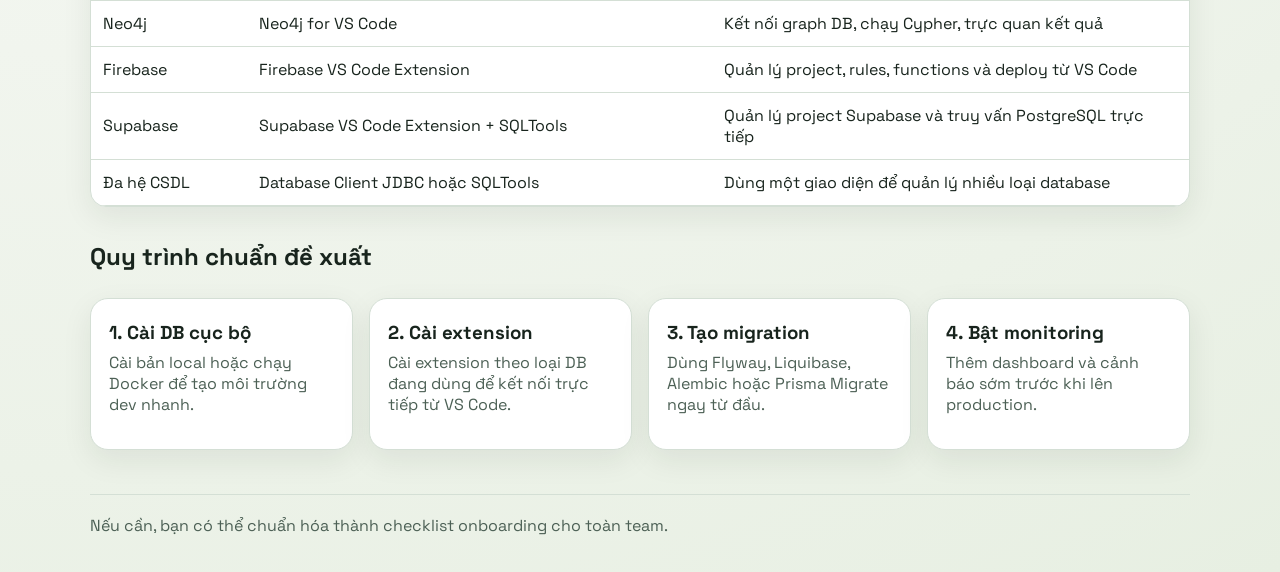
<file: installation.html>
<!doctype html>
<html lang="vi">
  <head>
    <meta charset="UTF-8" />
    <meta name="viewport" content="width=device-width, initial-scale=1.0" />
    <title>Hướng dẫn cài đặt và sử dụng</title>
    <link rel="preconnect" href="https://fonts.googleapis.com" />
    <link rel="preconnect" href="https://fonts.gstatic.com" crossorigin />
    <link href="https://fonts.googleapis.com/css2?family=Space+Grotesk:wght@400;500;700&display=swap" rel="stylesheet" />
    <link rel="stylesheet" href="styles.css" />
  </head>
  <body>
    <header class="container">
      <div class="topbar">
        <div class="logo">Cài đặt và Cách dùng</div>
        <nav>
          <a href="index.html">Trang chủ</a>
          <a href="relational.html">SQL</a>
          <a href="nosql.html">NoSQL</a>
          <a href="devtools.html">Dev Tools</a>
          <a href="compare.html">Compare</a>
          <a href="usecases.html">Use Cases</a>
          <a href="cloud.html">Cloud</a>
          <a href="installation.html">Cài đặt</a>
          <a href="alltools.html">All Tools</a>
        </nav>
      </div>
      <section class="hero">
        <h1>Hướng dẫn cài đặt, sử dụng và extension tương thích</h1>
        <p>Dùng trang này như checklist triển khai: cài công cụ, kết nối trong VS Code, và thao tác cơ bản.</p>
      </section>
    </header>

    <main class="container">
      <h2 class="section-title">Nhóm SQL</h2>
      <section class="list">
        <article class="item">
          <div>
            <strong>PostgreSQL</strong>
            <div class="meta">Cài: installer hoặc Docker. Dùng nhanh: tạo database, user, mở psql hoặc GUI để query.</div>
          </div>
          <div class="btn-row">
            <a class="btn secondary" href="https://www.postgresql.org/download/" target="_blank" rel="noreferrer">Cài đặt</a>
            <a class="btn secondary" href="https://www.postgresql.org/docs/" target="_blank" rel="noreferrer">Docs</a>
          </div>
        </article>

        <article class="item">
          <div>
            <strong>MySQL / MariaDB</strong>
            <div class="meta">Cài: MySQL Installer hoặc MariaDB Installer. Dùng nhanh: tạo schema, cấp quyền user ứng dụng.</div>
          </div>
          <div class="btn-row">
            <a class="btn secondary" href="https://dev.mysql.com/downloads/mysql/" target="_blank" rel="noreferrer">MySQL</a>
            <a class="btn secondary" href="https://mariadb.org/download/" target="_blank" rel="noreferrer">MariaDB</a>
          </div>
        </article>

        <article class="item">
          <div>
            <strong>SQL Server</strong>
            <div class="meta">Cài: SQL Server Developer + SSMS. Dùng nhanh: tạo login, database, kiểm tra bằng truy vấn SELECT.</div>
          </div>
          <div class="btn-row">
            <a class="btn secondary" href="https://www.microsoft.com/sql-server/sql-server-downloads" target="_blank" rel="noreferrer">Cài đặt</a>
            <a class="btn secondary" href="https://learn.microsoft.com/sql/sql-server/" target="_blank" rel="noreferrer">Docs</a>
          </div>
        </article>

        <article class="item">
          <div>
            <strong>YugabyteDB / CockroachDB / TiDB</strong>
            <div class="meta">Cài: chạy local cluster hoặc cloud trial. Dùng nhanh: kiểm tra tương thích SQL và latency đa vùng.</div>
          </div>
          <div class="btn-row">
            <a class="btn secondary" href="https://docs.yugabyte.com/" target="_blank" rel="noreferrer">YugabyteDB</a>
            <a class="btn secondary" href="https://www.cockroachlabs.com/docs/" target="_blank" rel="noreferrer">CockroachDB</a>
            <a class="btn secondary" href="https://docs.pingcap.com/tidb/stable" target="_blank" rel="noreferrer">TiDB</a>
          </div>
        </article>
      </section>

      <h2 class="section-title">Nhóm NoSQL</h2>
      <section class="list">
        <article class="item">
          <div>
            <strong>MongoDB</strong>
            <div class="meta">Cài: MongoDB Community. Dùng nhanh: tạo collection, index, chạy truy vấn filter/sort.</div>
          </div>
          <div class="btn-row">
            <a class="btn secondary" href="https://www.mongodb.com/try/download/community" target="_blank" rel="noreferrer">Cài đặt</a>
            <a class="btn secondary" href="https://www.mongodb.com/docs/" target="_blank" rel="noreferrer">Docs</a>
          </div>
        </article>

        <article class="item">
          <div>
            <strong>Redis</strong>
            <div class="meta">Cài: bản phù hợp hệ điều hành hoặc chạy container. Dùng nhanh: set/get key, TTL, cache API.</div>
          </div>
          <div class="btn-row">
            <a class="btn secondary" href="https://redis.io/downloads/" target="_blank" rel="noreferrer">Cài đặt</a>
            <a class="btn secondary" href="https://redis.io/docs/latest/" target="_blank" rel="noreferrer">Docs</a>
          </div>
        </article>

        <article class="item">
          <div>
            <strong>Cassandra / ScyllaDB</strong>
            <div class="meta">Cài: single-node để thử nghiệm trước. Dùng nhanh: tạo keyspace, table theo query pattern.</div>
          </div>
          <div class="btn-row">
            <a class="btn secondary" href="https://cassandra.apache.org/_/download.html" target="_blank" rel="noreferrer">Cassandra</a>
            <a class="btn secondary" href="https://www.scylladb.com/download/" target="_blank" rel="noreferrer">ScyllaDB</a>
          </div>
        </article>

        <article class="item">
          <div>
            <strong>Firebase</strong>
            <div class="meta">Cài: dùng Firebase Console + Firebase CLI. Dùng nhanh: tạo project, bật Firestore/Auth, cấu hình SDK app.</div>
          </div>
          <div class="btn-row">
            <a class="btn secondary" href="https://firebase.google.com/docs" target="_blank" rel="noreferrer">Docs</a>
            <a class="btn secondary" href="https://firebase.google.com/docs/cli" target="_blank" rel="noreferrer">Firebase CLI</a>
          </div>
        </article>

        <article class="item">
          <div>
            <strong>Supabase</strong>
            <div class="meta">Cài: tạo project trên cloud hoặc chạy local bằng Supabase CLI. Dùng nhanh: tạo bảng, policy RLS, kết nối client SDK.</div>
          </div>
          <div class="btn-row">
            <a class="btn secondary" href="https://supabase.com/docs/guides/local-development" target="_blank" rel="noreferrer">Local Dev</a>
            <a class="btn secondary" href="https://supabase.com/docs" target="_blank" rel="noreferrer">Docs</a>
          </div>
        </article>
      </section>

      <h2 class="section-title">Extension VS Code tương thích</h2>
      <section class="compare-wrap">
        <table class="compare-table">
          <thead>
            <tr>
              <th>Công cụ</th>
              <th>Extension gợi ý</th>
              <th>Cách dùng nhanh trong VS Code</th>
            </tr>
          </thead>
          <tbody>
            <tr>
              <td>PostgreSQL</td>
              <td>SQLTools + PostgreSQL Driver, hoặc PostgreSQL extension</td>
              <td>Tạo connection, chạy file .sql, lưu snippet query</td>
            </tr>
            <tr>
              <td>MySQL / MariaDB</td>
              <td>SQLTools + MySQL/MariaDB Driver</td>
              <td>Tạo profile kết nối, browse schema, chạy query</td>
            </tr>
            <tr>
              <td>SQL Server</td>
              <td>SQL Server (mssql)</td>
              <td>Sign-in nếu cần, mở query editor, chạy truy vấn</td>
            </tr>
            <tr>
              <td>MongoDB</td>
              <td>MongoDB for VS Code</td>
              <td>Connect cluster/local, chạy playground, xem schema</td>
            </tr>
            <tr>
              <td>Redis</td>
              <td>Redis for VS Code</td>
              <td>Kết nối endpoint, duyệt keyspace, test command</td>
            </tr>
            <tr>
              <td>Neo4j</td>
              <td>Neo4j for VS Code</td>
              <td>Kết nối graph DB, chạy Cypher, trực quan kết quả</td>
            </tr>
            <tr>
              <td>Firebase</td>
              <td>Firebase VS Code Extension</td>
              <td>Quản lý project, rules, functions và deploy từ VS Code</td>
            </tr>
            <tr>
              <td>Supabase</td>
              <td>Supabase VS Code Extension + SQLTools</td>
              <td>Quản lý project Supabase và truy vấn PostgreSQL trực tiếp</td>
            </tr>
            <tr>
              <td>Đa hệ CSDL</td>
              <td>Database Client JDBC hoặc SQLTools</td>
              <td>Dùng một giao diện để quản lý nhiều loại database</td>
            </tr>
          </tbody>
        </table>
      </section>

      <h2 class="section-title">Quy trình chuẩn đề xuất</h2>
      <section class="grid">
        <article class="card"><h3>1. Cài DB cục bộ</h3><p>Cài bản local hoặc chạy Docker để tạo môi trường dev nhanh.</p></article>
        <article class="card"><h3>2. Cài extension</h3><p>Cài extension theo loại DB đang dùng để kết nối trực tiếp từ VS Code.</p></article>
        <article class="card"><h3>3. Tạo migration</h3><p>Dùng Flyway, Liquibase, Alembic hoặc Prisma Migrate ngay từ đầu.</p></article>
        <article class="card"><h3>4. Bật monitoring</h3><p>Thêm dashboard và cảnh báo sớm trước khi lên production.</p></article>
      </section>
    </main>

    <footer class="container">Nếu cần, bạn có thể chuẩn hóa thành checklist onboarding cho toàn team.</footer>
  </body>
</html>
</file>
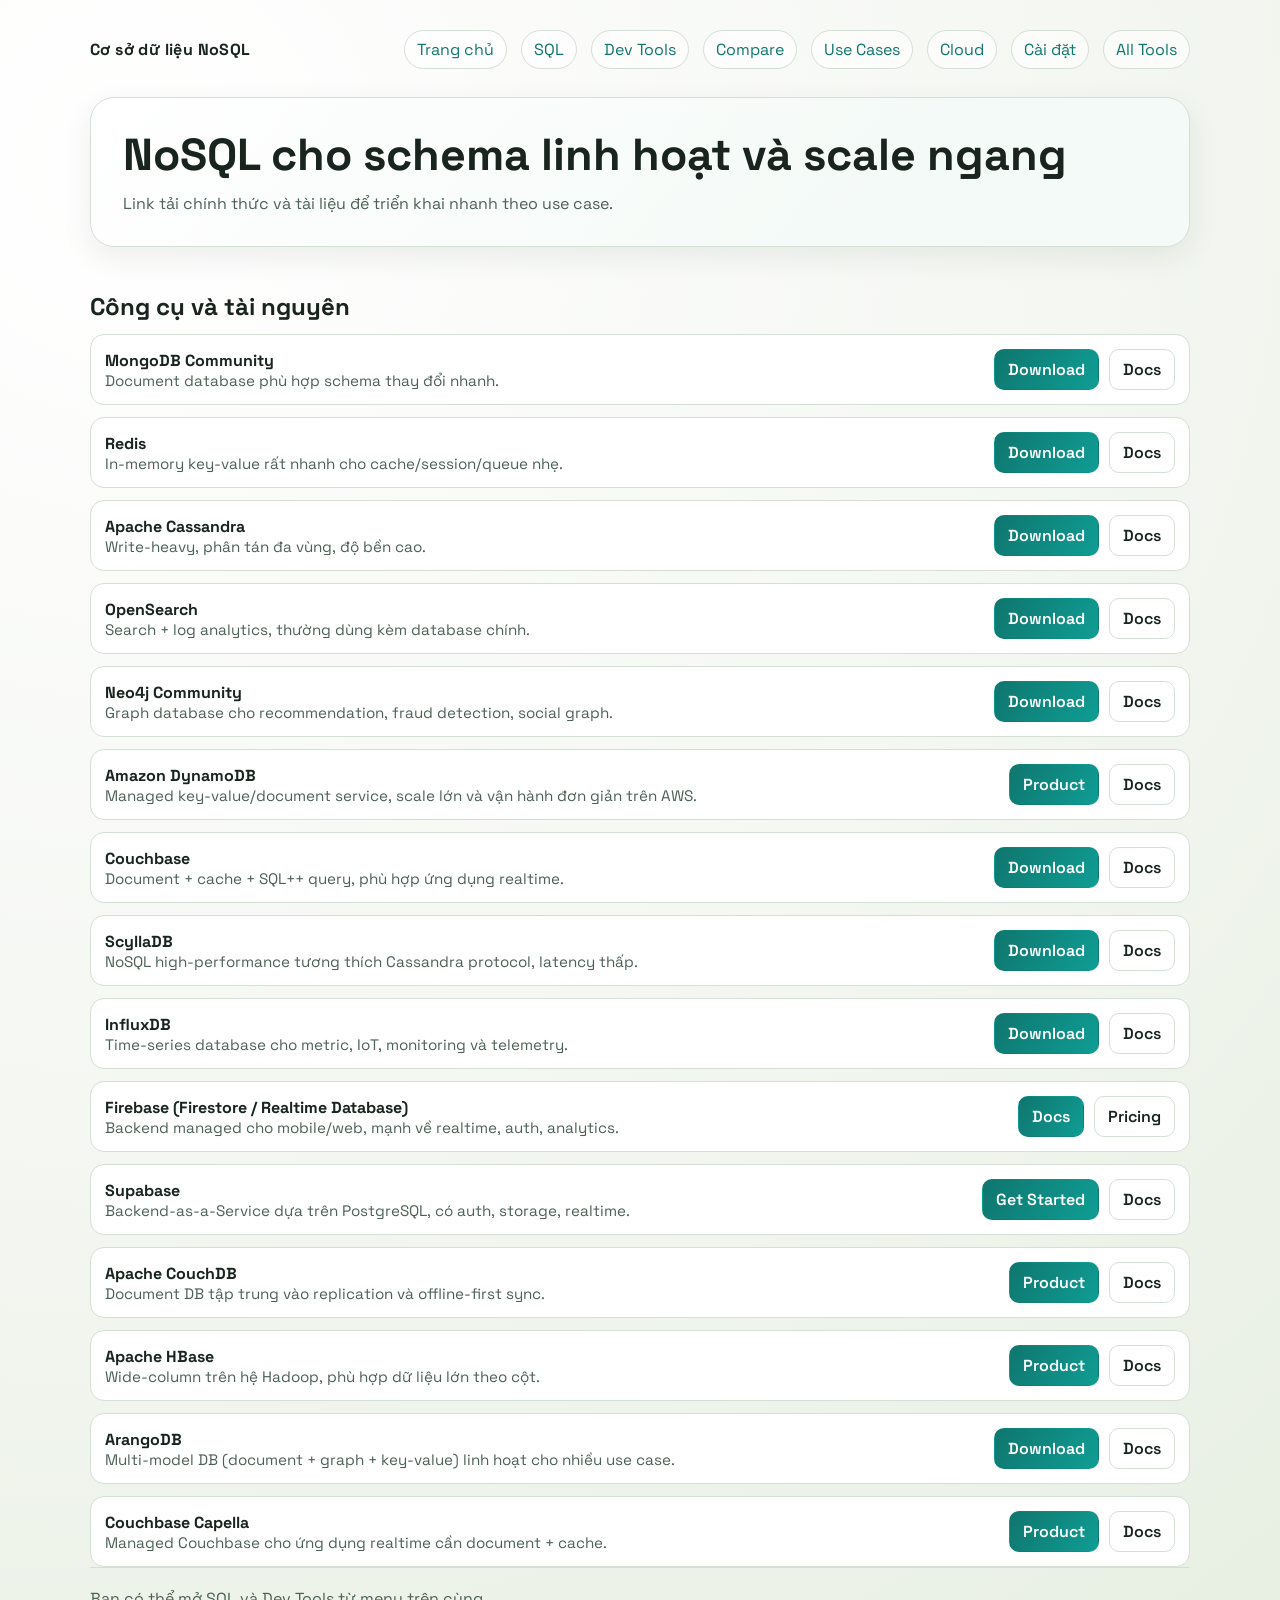
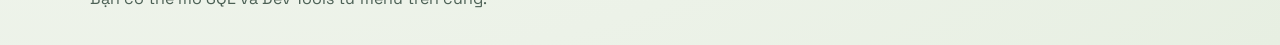
<file: nosql.html>
<!doctype html>
<html lang="vi">
  <head>
    <meta charset="UTF-8" />
    <meta name="viewport" content="width=device-width, initial-scale=1.0" />
    <title>Cơ sở dữ liệu NoSQL</title>
    <link rel="preconnect" href="https://fonts.googleapis.com" />
    <link rel="preconnect" href="https://fonts.gstatic.com" crossorigin />
    <link href="https://fonts.googleapis.com/css2?family=Space+Grotesk:wght@400;500;700&display=swap" rel="stylesheet" />
    <link rel="stylesheet" href="styles.css" />
  </head>
  <body>
    <header class="container">
      <div class="topbar">
        <div class="logo">Cơ sở dữ liệu NoSQL</div>
        <nav>
          <a href="index.html">Trang chủ</a>
          <a href="relational.html">SQL</a>
          <a href="devtools.html">Dev Tools</a>
          <a href="compare.html">Compare</a>
          <a href="usecases.html">Use Cases</a>
          <a href="cloud.html">Cloud</a>
          <a href="installation.html">Cài đặt</a>
          <a href="alltools.html">All Tools</a>
        </nav>
      </div>
      <section class="hero">
        <h1>NoSQL cho schema linh hoạt và scale ngang</h1>
        <p>Link tải chính thức và tài liệu để triển khai nhanh theo use case.</p>
      </section>
    </header>

    <main class="container">
      <h2 class="section-title">Công cụ và tài nguyên</h2>
      <section class="list">
        <article class="item">
          <div>
            <strong>MongoDB Community</strong>
            <div class="meta">Document database phù hợp schema thay đổi nhanh.</div>
          </div>
          <div class="btn-row">
            <a class="btn primary" href="https://www.mongodb.com/try/download/community" target="_blank" rel="noreferrer">Download</a>
            <a class="btn secondary" href="https://www.mongodb.com/docs/" target="_blank" rel="noreferrer">Docs</a>
          </div>
        </article>

        <article class="item">
          <div>
            <strong>Redis</strong>
            <div class="meta">In-memory key-value rất nhanh cho cache/session/queue nhẹ.</div>
          </div>
          <div class="btn-row">
            <a class="btn primary" href="https://redis.io/downloads/" target="_blank" rel="noreferrer">Download</a>
            <a class="btn secondary" href="https://redis.io/docs/latest/" target="_blank" rel="noreferrer">Docs</a>
          </div>
        </article>

        <article class="item">
          <div>
            <strong>Apache Cassandra</strong>
            <div class="meta">Write-heavy, phân tán đa vùng, độ bền cao.</div>
          </div>
          <div class="btn-row">
            <a class="btn primary" href="https://cassandra.apache.org/_/download.html" target="_blank" rel="noreferrer">Download</a>
            <a class="btn secondary" href="https://cassandra.apache.org/doc/latest/" target="_blank" rel="noreferrer">Docs</a>
          </div>
        </article>

        <article class="item">
          <div>
            <strong>OpenSearch</strong>
            <div class="meta">Search + log analytics, thường dùng kèm database chính.</div>
          </div>
          <div class="btn-row">
            <a class="btn primary" href="https://opensearch.org/downloads.html" target="_blank" rel="noreferrer">Download</a>
            <a class="btn secondary" href="https://opensearch.org/docs/latest/" target="_blank" rel="noreferrer">Docs</a>
          </div>
        </article>

        <article class="item">
          <div>
            <strong>Neo4j Community</strong>
            <div class="meta">Graph database cho recommendation, fraud detection, social graph.</div>
          </div>
          <div class="btn-row">
            <a class="btn primary" href="https://neo4j.com/download-center/" target="_blank" rel="noreferrer">Download</a>
            <a class="btn secondary" href="https://neo4j.com/docs/" target="_blank" rel="noreferrer">Docs</a>
          </div>
        </article>

        <article class="item">
          <div>
            <strong>Amazon DynamoDB</strong>
            <div class="meta">Managed key-value/document service, scale lớn và vận hành đơn giản trên AWS.</div>
          </div>
          <div class="btn-row">
            <a class="btn primary" href="https://aws.amazon.com/dynamodb/" target="_blank" rel="noreferrer">Product</a>
            <a class="btn secondary" href="https://docs.aws.amazon.com/dynamodb/" target="_blank" rel="noreferrer">Docs</a>
          </div>
        </article>

        <article class="item">
          <div>
            <strong>Couchbase</strong>
            <div class="meta">Document + cache + SQL++ query, phù hợp ứng dụng realtime.</div>
          </div>
          <div class="btn-row">
            <a class="btn primary" href="https://www.couchbase.com/downloads/" target="_blank" rel="noreferrer">Download</a>
            <a class="btn secondary" href="https://docs.couchbase.com/" target="_blank" rel="noreferrer">Docs</a>
          </div>
        </article>

        <article class="item">
          <div>
            <strong>ScyllaDB</strong>
            <div class="meta">NoSQL high-performance tương thích Cassandra protocol, latency thấp.</div>
          </div>
          <div class="btn-row">
            <a class="btn primary" href="https://www.scylladb.com/download/" target="_blank" rel="noreferrer">Download</a>
            <a class="btn secondary" href="https://opensource.docs.scylladb.com/stable/" target="_blank" rel="noreferrer">Docs</a>
          </div>
        </article>

        <article class="item">
          <div>
            <strong>InfluxDB</strong>
            <div class="meta">Time-series database cho metric, IoT, monitoring và telemetry.</div>
          </div>
          <div class="btn-row">
            <a class="btn primary" href="https://portal.influxdata.com/downloads/" target="_blank" rel="noreferrer">Download</a>
            <a class="btn secondary" href="https://docs.influxdata.com/" target="_blank" rel="noreferrer">Docs</a>
          </div>
        </article>

        <article class="item">
          <div>
            <strong>Firebase (Firestore / Realtime Database)</strong>
            <div class="meta">Backend managed cho mobile/web, mạnh về realtime, auth, analytics.</div>
          </div>
          <div class="btn-row">
            <a class="btn primary" href="https://firebase.google.com/docs" target="_blank" rel="noreferrer">Docs</a>
            <a class="btn secondary" href="https://firebase.google.com/pricing" target="_blank" rel="noreferrer">Pricing</a>
          </div>
        </article>

        <article class="item">
          <div>
            <strong>Supabase</strong>
            <div class="meta">Backend-as-a-Service dựa trên PostgreSQL, có auth, storage, realtime.</div>
          </div>
          <div class="btn-row">
            <a class="btn primary" href="https://supabase.com/dashboard/sign-up" target="_blank" rel="noreferrer">Get Started</a>
            <a class="btn secondary" href="https://supabase.com/docs" target="_blank" rel="noreferrer">Docs</a>
          </div>
        </article>

        <article class="item">
          <div>
            <strong>Apache CouchDB</strong>
            <div class="meta">Document DB tập trung vào replication và offline-first sync.</div>
          </div>
          <div class="btn-row">
            <a class="btn primary" href="https://couchdb.apache.org/" target="_blank" rel="noreferrer">Product</a>
            <a class="btn secondary" href="https://docs.couchdb.org/" target="_blank" rel="noreferrer">Docs</a>
          </div>
        </article>

        <article class="item">
          <div>
            <strong>Apache HBase</strong>
            <div class="meta">Wide-column trên hệ Hadoop, phù hợp dữ liệu lớn theo cột.</div>
          </div>
          <div class="btn-row">
            <a class="btn primary" href="https://hbase.apache.org/" target="_blank" rel="noreferrer">Product</a>
            <a class="btn secondary" href="https://hbase.apache.org/book.html" target="_blank" rel="noreferrer">Docs</a>
          </div>
        </article>

        <article class="item">
          <div>
            <strong>ArangoDB</strong>
            <div class="meta">Multi-model DB (document + graph + key-value) linh hoạt cho nhiều use case.</div>
          </div>
          <div class="btn-row">
            <a class="btn primary" href="https://arangodb.com/download-major/" target="_blank" rel="noreferrer">Download</a>
            <a class="btn secondary" href="https://www.arangodb.com/docs/stable/" target="_blank" rel="noreferrer">Docs</a>
          </div>
        </article>

        <article class="item">
          <div>
            <strong>Couchbase Capella</strong>
            <div class="meta">Managed Couchbase cho ứng dụng realtime cần document + cache.</div>
          </div>
          <div class="btn-row">
            <a class="btn primary" href="https://www.couchbase.com/products/capella/" target="_blank" rel="noreferrer">Product</a>
            <a class="btn secondary" href="https://docs.couchbase.com/" target="_blank" rel="noreferrer">Docs</a>
          </div>
        </article>
      </section>
    </main>

    <footer class="container">Bạn có thể mở SQL và Dev Tools từ menu trên cùng.</footer>
  </body>
</html>
</file>
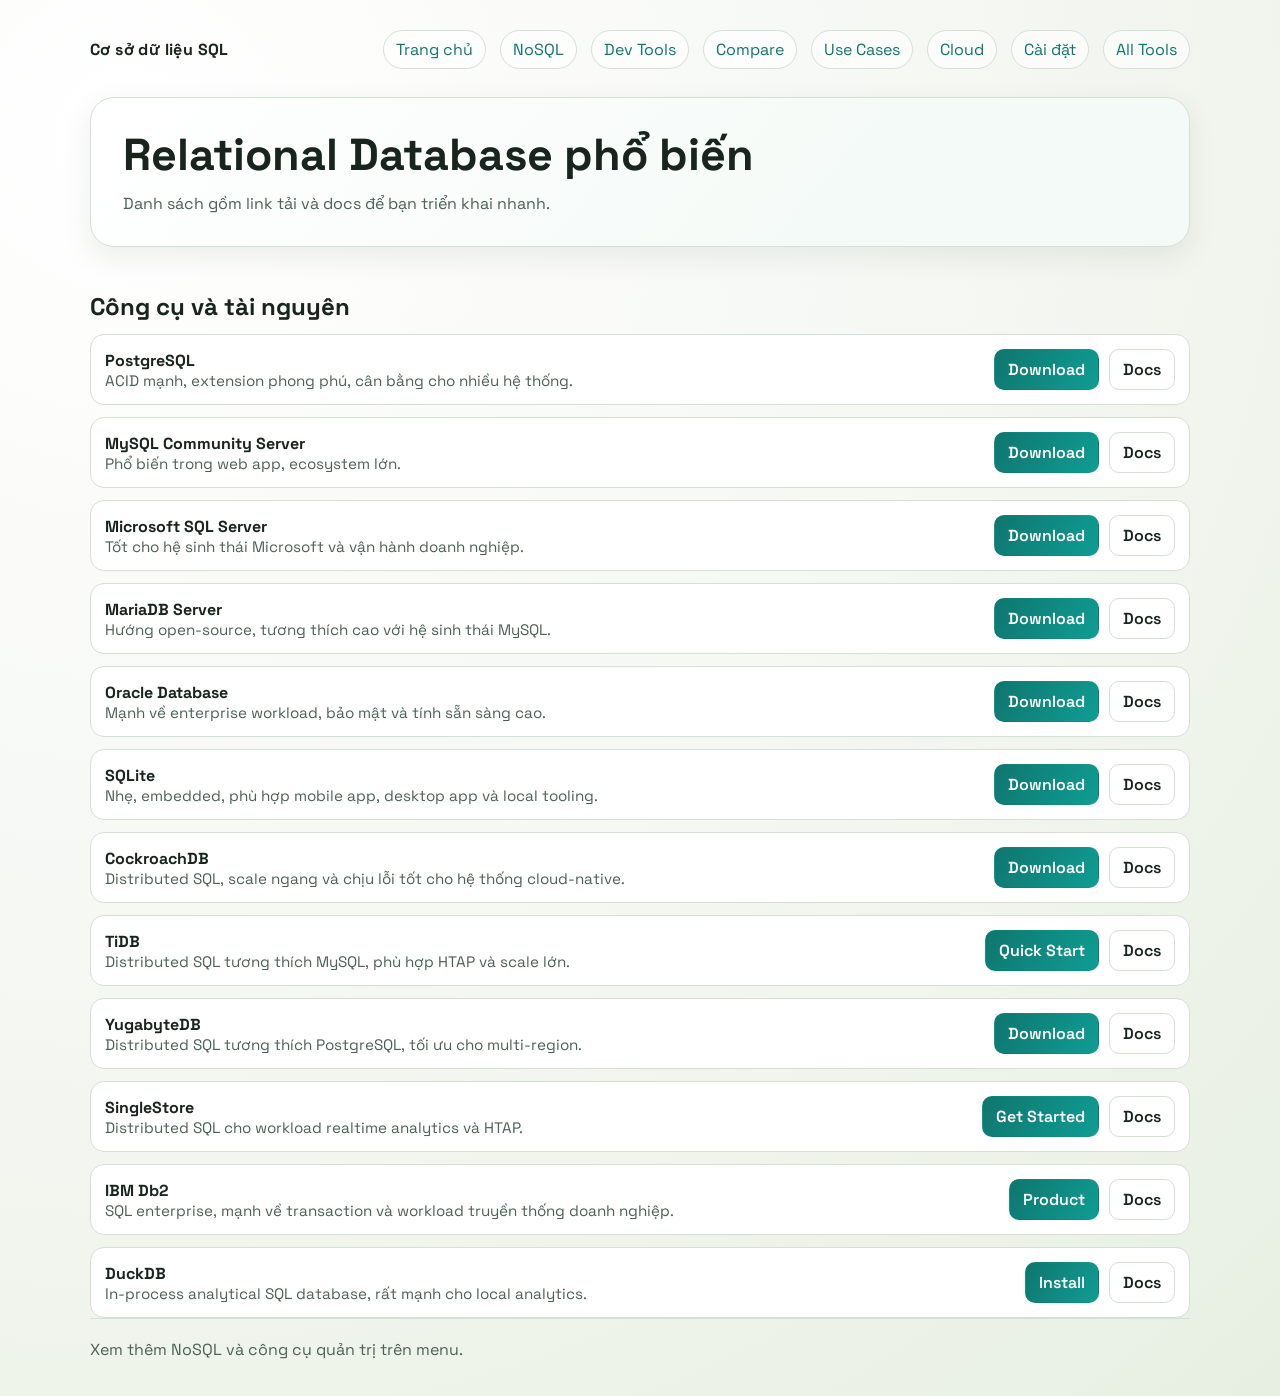
<file: relational.html>
<!doctype html>
<html lang="vi">
  <head>
    <meta charset="UTF-8" />
    <meta name="viewport" content="width=device-width, initial-scale=1.0" />
    <title>Cơ sở dữ liệu SQL</title>
    <link rel="preconnect" href="https://fonts.googleapis.com" />
    <link rel="preconnect" href="https://fonts.gstatic.com" crossorigin />
    <link href="https://fonts.googleapis.com/css2?family=Space+Grotesk:wght@400;500;700&display=swap" rel="stylesheet" />
    <link rel="stylesheet" href="styles.css" />
  </head>
  <body>
    <header class="container">
      <div class="topbar">
        <div class="logo">Cơ sở dữ liệu SQL</div>
        <nav>
          <a href="index.html">Trang chủ</a>
          <a href="nosql.html">NoSQL</a>
          <a href="devtools.html">Dev Tools</a>
          <a href="compare.html">Compare</a>
          <a href="usecases.html">Use Cases</a>
          <a href="cloud.html">Cloud</a>
          <a href="installation.html">Cài đặt</a>
          <a href="alltools.html">All Tools</a>
        </nav>
      </div>
      <section class="hero">
        <h1>Relational Database phổ biến</h1>
        <p>Danh sách gồm link tải và docs để bạn triển khai nhanh.</p>
      </section>
    </header>

    <main class="container">
      <h2 class="section-title">Công cụ và tài nguyên</h2>
      <section class="list">
        <article class="item">
          <div>
            <strong>PostgreSQL</strong>
            <div class="meta">ACID mạnh, extension phong phú, cân bằng cho nhiều hệ thống.</div>
          </div>
          <div class="btn-row">
            <a class="btn primary" href="https://www.postgresql.org/download/" target="_blank" rel="noreferrer">Download</a>
            <a class="btn secondary" href="https://www.postgresql.org/docs/" target="_blank" rel="noreferrer">Docs</a>
          </div>
        </article>

        <article class="item">
          <div>
            <strong>MySQL Community Server</strong>
            <div class="meta">Phổ biến trong web app, ecosystem lớn.</div>
          </div>
          <div class="btn-row">
            <a class="btn primary" href="https://dev.mysql.com/downloads/mysql/" target="_blank" rel="noreferrer">Download</a>
            <a class="btn secondary" href="https://dev.mysql.com/doc/" target="_blank" rel="noreferrer">Docs</a>
          </div>
        </article>

        <article class="item">
          <div>
            <strong>Microsoft SQL Server</strong>
            <div class="meta">Tốt cho hệ sinh thái Microsoft và vận hành doanh nghiệp.</div>
          </div>
          <div class="btn-row">
            <a class="btn primary" href="https://www.microsoft.com/sql-server/sql-server-downloads" target="_blank" rel="noreferrer">Download</a>
            <a class="btn secondary" href="https://learn.microsoft.com/sql/sql-server/" target="_blank" rel="noreferrer">Docs</a>
          </div>
        </article>

        <article class="item">
          <div>
            <strong>MariaDB Server</strong>
            <div class="meta">Hướng open-source, tương thích cao với hệ sinh thái MySQL.</div>
          </div>
          <div class="btn-row">
            <a class="btn primary" href="https://mariadb.org/download/" target="_blank" rel="noreferrer">Download</a>
            <a class="btn secondary" href="https://mariadb.com/kb/en/documentation/" target="_blank" rel="noreferrer">Docs</a>
          </div>
        </article>

        <article class="item">
          <div>
            <strong>Oracle Database</strong>
            <div class="meta">Mạnh về enterprise workload, bảo mật và tính sẵn sàng cao.</div>
          </div>
          <div class="btn-row">
            <a class="btn primary" href="https://www.oracle.com/database/technologies/oracle-database-software-downloads.html" target="_blank" rel="noreferrer">Download</a>
            <a class="btn secondary" href="https://docs.oracle.com/en/database/" target="_blank" rel="noreferrer">Docs</a>
          </div>
        </article>

        <article class="item">
          <div>
            <strong>SQLite</strong>
            <div class="meta">Nhẹ, embedded, phù hợp mobile app, desktop app và local tooling.</div>
          </div>
          <div class="btn-row">
            <a class="btn primary" href="https://www.sqlite.org/download.html" target="_blank" rel="noreferrer">Download</a>
            <a class="btn secondary" href="https://www.sqlite.org/docs.html" target="_blank" rel="noreferrer">Docs</a>
          </div>
        </article>

        <article class="item">
          <div>
            <strong>CockroachDB</strong>
            <div class="meta">Distributed SQL, scale ngang và chịu lỗi tốt cho hệ thống cloud-native.</div>
          </div>
          <div class="btn-row">
            <a class="btn primary" href="https://www.cockroachlabs.com/docs/releases/" target="_blank" rel="noreferrer">Download</a>
            <a class="btn secondary" href="https://www.cockroachlabs.com/docs/" target="_blank" rel="noreferrer">Docs</a>
          </div>
        </article>

        <article class="item">
          <div>
            <strong>TiDB</strong>
            <div class="meta">Distributed SQL tương thích MySQL, phù hợp HTAP và scale lớn.</div>
          </div>
          <div class="btn-row">
            <a class="btn primary" href="https://docs.pingcap.com/tidb/stable/quick-start-with-tidb" target="_blank" rel="noreferrer">Quick Start</a>
            <a class="btn secondary" href="https://docs.pingcap.com/tidb/stable" target="_blank" rel="noreferrer">Docs</a>
          </div>
        </article>

        <article class="item">
          <div>
            <strong>YugabyteDB</strong>
            <div class="meta">Distributed SQL tương thích PostgreSQL, tối ưu cho multi-region.</div>
          </div>
          <div class="btn-row">
            <a class="btn primary" href="https://www.yugabyte.com/downloads/" target="_blank" rel="noreferrer">Download</a>
            <a class="btn secondary" href="https://docs.yugabyte.com/" target="_blank" rel="noreferrer">Docs</a>
          </div>
        </article>

        <article class="item">
          <div>
            <strong>SingleStore</strong>
            <div class="meta">Distributed SQL cho workload realtime analytics và HTAP.</div>
          </div>
          <div class="btn-row">
            <a class="btn primary" href="https://www.singlestore.com/platform/free/" target="_blank" rel="noreferrer">Get Started</a>
            <a class="btn secondary" href="https://docs.singlestore.com/" target="_blank" rel="noreferrer">Docs</a>
          </div>
        </article>

        <article class="item">
          <div>
            <strong>IBM Db2</strong>
            <div class="meta">SQL enterprise, mạnh về transaction và workload truyền thống doanh nghiệp.</div>
          </div>
          <div class="btn-row">
            <a class="btn primary" href="https://www.ibm.com/products/db2" target="_blank" rel="noreferrer">Product</a>
            <a class="btn secondary" href="https://www.ibm.com/docs/en/db2" target="_blank" rel="noreferrer">Docs</a>
          </div>
        </article>

        <article class="item">
          <div>
            <strong>DuckDB</strong>
            <div class="meta">In-process analytical SQL database, rất mạnh cho local analytics.</div>
          </div>
          <div class="btn-row">
            <a class="btn primary" href="https://duckdb.org/docs/installation/" target="_blank" rel="noreferrer">Install</a>
            <a class="btn secondary" href="https://duckdb.org/docs/" target="_blank" rel="noreferrer">Docs</a>
          </div>
        </article>
      </section>
    </main>

    <footer class="container">Xem thêm NoSQL và công cụ quản trị trên menu.</footer>
  </body>
</html>
</file>
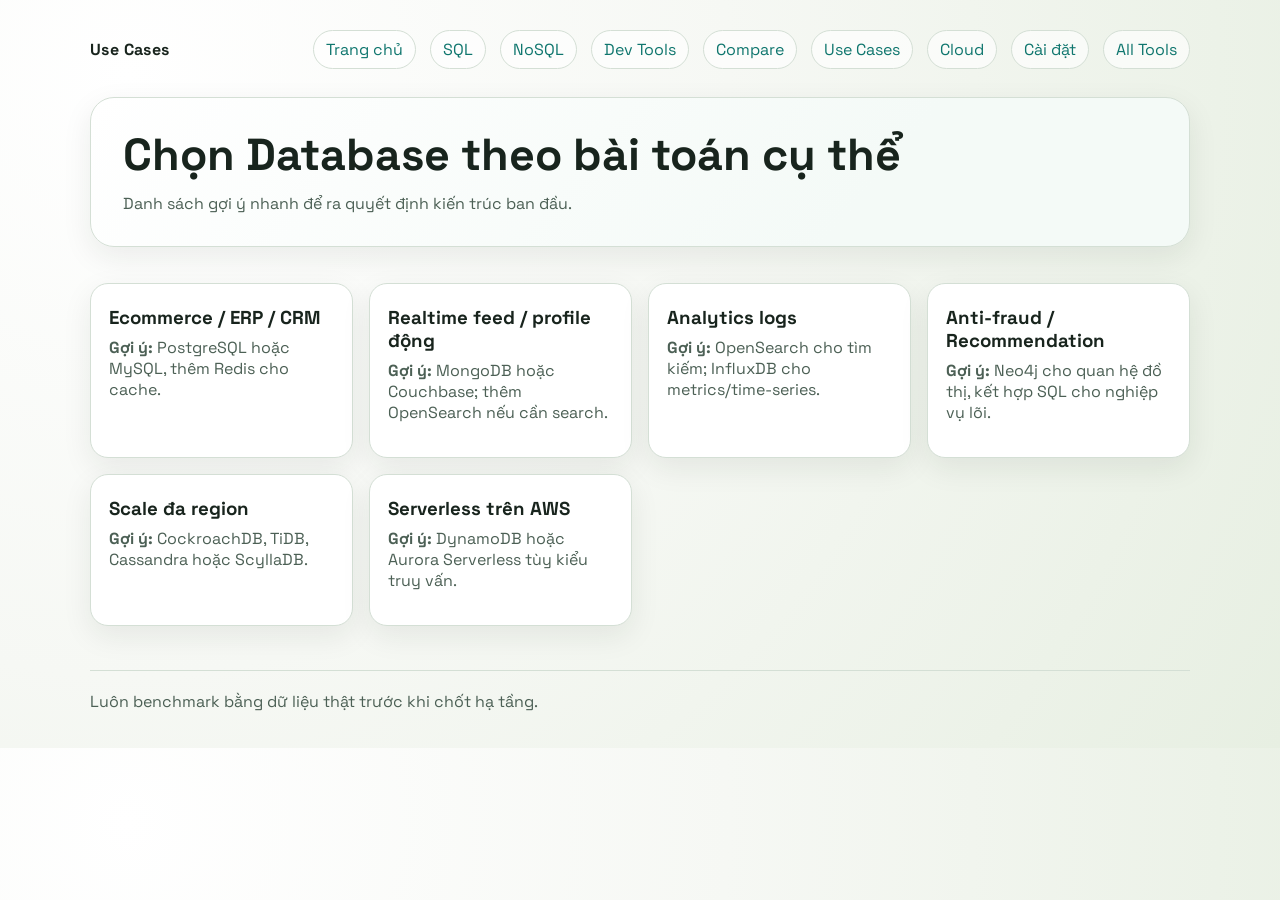
<file: usecases.html>
<!doctype html>
<html lang="vi">
  <head>
    <meta charset="UTF-8" />
    <meta name="viewport" content="width=device-width, initial-scale=1.0" />
    <title>Database Use Cases</title>
    <link rel="preconnect" href="https://fonts.googleapis.com" />
    <link rel="preconnect" href="https://fonts.gstatic.com" crossorigin />
    <link href="https://fonts.googleapis.com/css2?family=Space+Grotesk:wght@400;500;700&display=swap" rel="stylesheet" />
    <link rel="stylesheet" href="styles.css" />
  </head>
  <body>
    <header class="container">
      <div class="topbar">
        <div class="logo">Use Cases</div>
        <nav>
          <a href="index.html">Trang chủ</a>
          <a href="relational.html">SQL</a>
          <a href="nosql.html">NoSQL</a>
          <a href="devtools.html">Dev Tools</a>
          <a href="compare.html">Compare</a>
          <a href="usecases.html">Use Cases</a>
          <a href="cloud.html">Cloud</a>
          <a href="installation.html">Cài đặt</a>
          <a href="alltools.html">All Tools</a>
        </nav>
      </div>
      <section class="hero">
        <h1>Chọn Database theo bài toán cụ thể</h1>
        <p>Danh sách gợi ý nhanh để ra quyết định kiến trúc ban đầu.</p>
      </section>
    </header>

    <main class="container">
      <section class="grid">
        <article class="card">
          <h3>Ecommerce / ERP / CRM</h3>
          <p><strong>Gợi ý:</strong> PostgreSQL hoặc MySQL, thêm Redis cho cache.</p>
        </article>
        <article class="card">
          <h3>Realtime feed / profile động</h3>
          <p><strong>Gợi ý:</strong> MongoDB hoặc Couchbase; thêm OpenSearch nếu cần search.</p>
        </article>
        <article class="card">
          <h3>Analytics logs</h3>
          <p><strong>Gợi ý:</strong> OpenSearch cho tìm kiếm; InfluxDB cho metrics/time-series.</p>
        </article>
        <article class="card">
          <h3>Anti-fraud / Recommendation</h3>
          <p><strong>Gợi ý:</strong> Neo4j cho quan hệ đồ thị, kết hợp SQL cho nghiệp vụ lõi.</p>
        </article>
        <article class="card">
          <h3>Scale đa region</h3>
          <p><strong>Gợi ý:</strong> CockroachDB, TiDB, Cassandra hoặc ScyllaDB.</p>
        </article>
        <article class="card">
          <h3>Serverless trên AWS</h3>
          <p><strong>Gợi ý:</strong> DynamoDB hoặc Aurora Serverless tùy kiểu truy vấn.</p>
        </article>
      </section>
    </main>

    <footer class="container">Luôn benchmark bằng dữ liệu thật trước khi chốt hạ tầng.</footer>
  </body>
</html>
</file>
<file: styles.css>
:root {
  --bg-1: #f6f8f4;
  --bg-2: #e7efe2;
  --ink: #18241d;
  --muted: #4c6055;
  --card: #ffffff;
  --line: #d4dfd5;
  --brand: #0f766e;
  --brand-2: #f59e0b;
  --shadow: 0 10px 30px rgba(24, 36, 29, 0.08);
}

* {
  box-sizing: border-box;
}

html,
body {
  margin: 0;
  padding: 0;
  font-family: "Space Grotesk", "Segoe UI", sans-serif;
  color: var(--ink);
  background: radial-gradient(circle at 10% 10%, #ffffff 0%, var(--bg-1) 45%, var(--bg-2) 100%);
}

a {
  color: var(--brand);
  text-decoration: none;
}

a:hover {
  text-decoration: underline;
}

.container {
  width: min(1100px, 92vw);
  margin: 0 auto;
}

header {
  padding: 30px 0 10px;
}

.topbar {
  display: flex;
  justify-content: space-between;
  align-items: center;
  gap: 16px;
  flex-wrap: wrap;
}

.logo {
  font-weight: 700;
  letter-spacing: 0.4px;
}

nav {
  display: flex;
  gap: 14px;
  flex-wrap: wrap;
}

nav a {
  padding: 8px 12px;
  border: 1px solid var(--line);
  border-radius: 999px;
  background: #ffffffaa;
}

.hero {
  margin-top: 28px;
  padding: 32px;
  border: 1px solid var(--line);
  border-radius: 24px;
  background: linear-gradient(130deg, #ffffff 0%, #f4faf7 70%);
  box-shadow: var(--shadow);
  animation: rise 0.7s ease-out;
}

.hero h1 {
  margin: 0;
  font-size: clamp(1.7rem, 4vw, 2.8rem);
  line-height: 1.1;
}

.hero p {
  color: var(--muted);
  max-width: 70ch;
  margin: 14px 0 0;
}

.grid {
  margin: 26px 0 44px;
  display: grid;
  grid-template-columns: repeat(auto-fit, minmax(240px, 1fr));
  gap: 16px;
}

.card {
  background: var(--card);
  border: 1px solid var(--line);
  border-radius: 18px;
  padding: 18px;
  box-shadow: var(--shadow);
  animation: rise 0.8s ease-out;
}

.search-panel {
  margin: 26px 0 10px;
}

.filter-row {
  display: flex;
  gap: 10px;
  flex-wrap: wrap;
  margin: 12px 0 14px;
}

.chip {
  border: 1px solid var(--line);
  background: #fff;
  color: var(--ink);
  padding: 8px 12px;
  border-radius: 999px;
  font: inherit;
  font-weight: 600;
  cursor: pointer;
}

.chip.active {
  border-color: transparent;
  color: #fff;
  background: linear-gradient(120deg, var(--brand), #0f9d94);
}

.search-input {
  width: 100%;
  margin-top: 10px;
  border: 1px solid var(--line);
  border-radius: 12px;
  padding: 12px 14px;
  font: inherit;
  background: #fff;
}

.search-input:focus {
  outline: 2px solid #6ab9b3;
  outline-offset: 1px;
}

.card h3 {
  margin-top: 4px;
  margin-bottom: 8px;
}

.card p {
  margin-top: 0;
  color: var(--muted);
}

.btn-row {
  display: flex;
  gap: 10px;
  flex-wrap: wrap;
}

.btn {
  display: inline-block;
  border-radius: 10px;
  padding: 9px 13px;
  border: 1px solid transparent;
  font-weight: 600;
}

.btn.primary {
  color: #fff;
  background: linear-gradient(120deg, var(--brand), #0f9d94);
}

.btn.secondary {
  color: var(--ink);
  border-color: var(--line);
  background: #fff;
}

.section-title {
  margin: 34px 0 12px;
}

.list {
  display: grid;
  gap: 12px;
}

.item {
  display: grid;
  gap: 10px;
  grid-template-columns: 1fr auto;
  align-items: center;
  border: 1px solid var(--line);
  border-radius: 14px;
  padding: 14px;
  background: #fff;
}

.compare-wrap {
  overflow-x: auto;
  border: 1px solid var(--line);
  border-radius: 16px;
  box-shadow: var(--shadow);
  background: #fff;
}

.compare-table {
  width: 100%;
  border-collapse: collapse;
  min-width: 760px;
}

.compare-table th,
.compare-table td {
  text-align: left;
  padding: 12px;
  border-bottom: 1px solid var(--line);
}

.compare-table thead th {
  background: #eff6f4;
}

.meta {
  color: var(--muted);
  font-size: 0.95rem;
}

footer {
  border-top: 1px solid var(--line);
  padding: 20px 0 36px;
  color: var(--muted);
}

.badge {
  background: #fef3c7;
  color: #8a5a00;
  border-radius: 999px;
  padding: 4px 10px;
  font-size: 0.8rem;
  display: inline-block;
}

@keyframes rise {
  from {
    opacity: 0;
    transform: translateY(14px);
  }
  to {
    opacity: 1;
    transform: translateY(0);
  }
}

@media (max-width: 700px) {
  .hero {
    padding: 22px;
  }

  .item {
    grid-template-columns: 1fr;
  }
}
</file>
